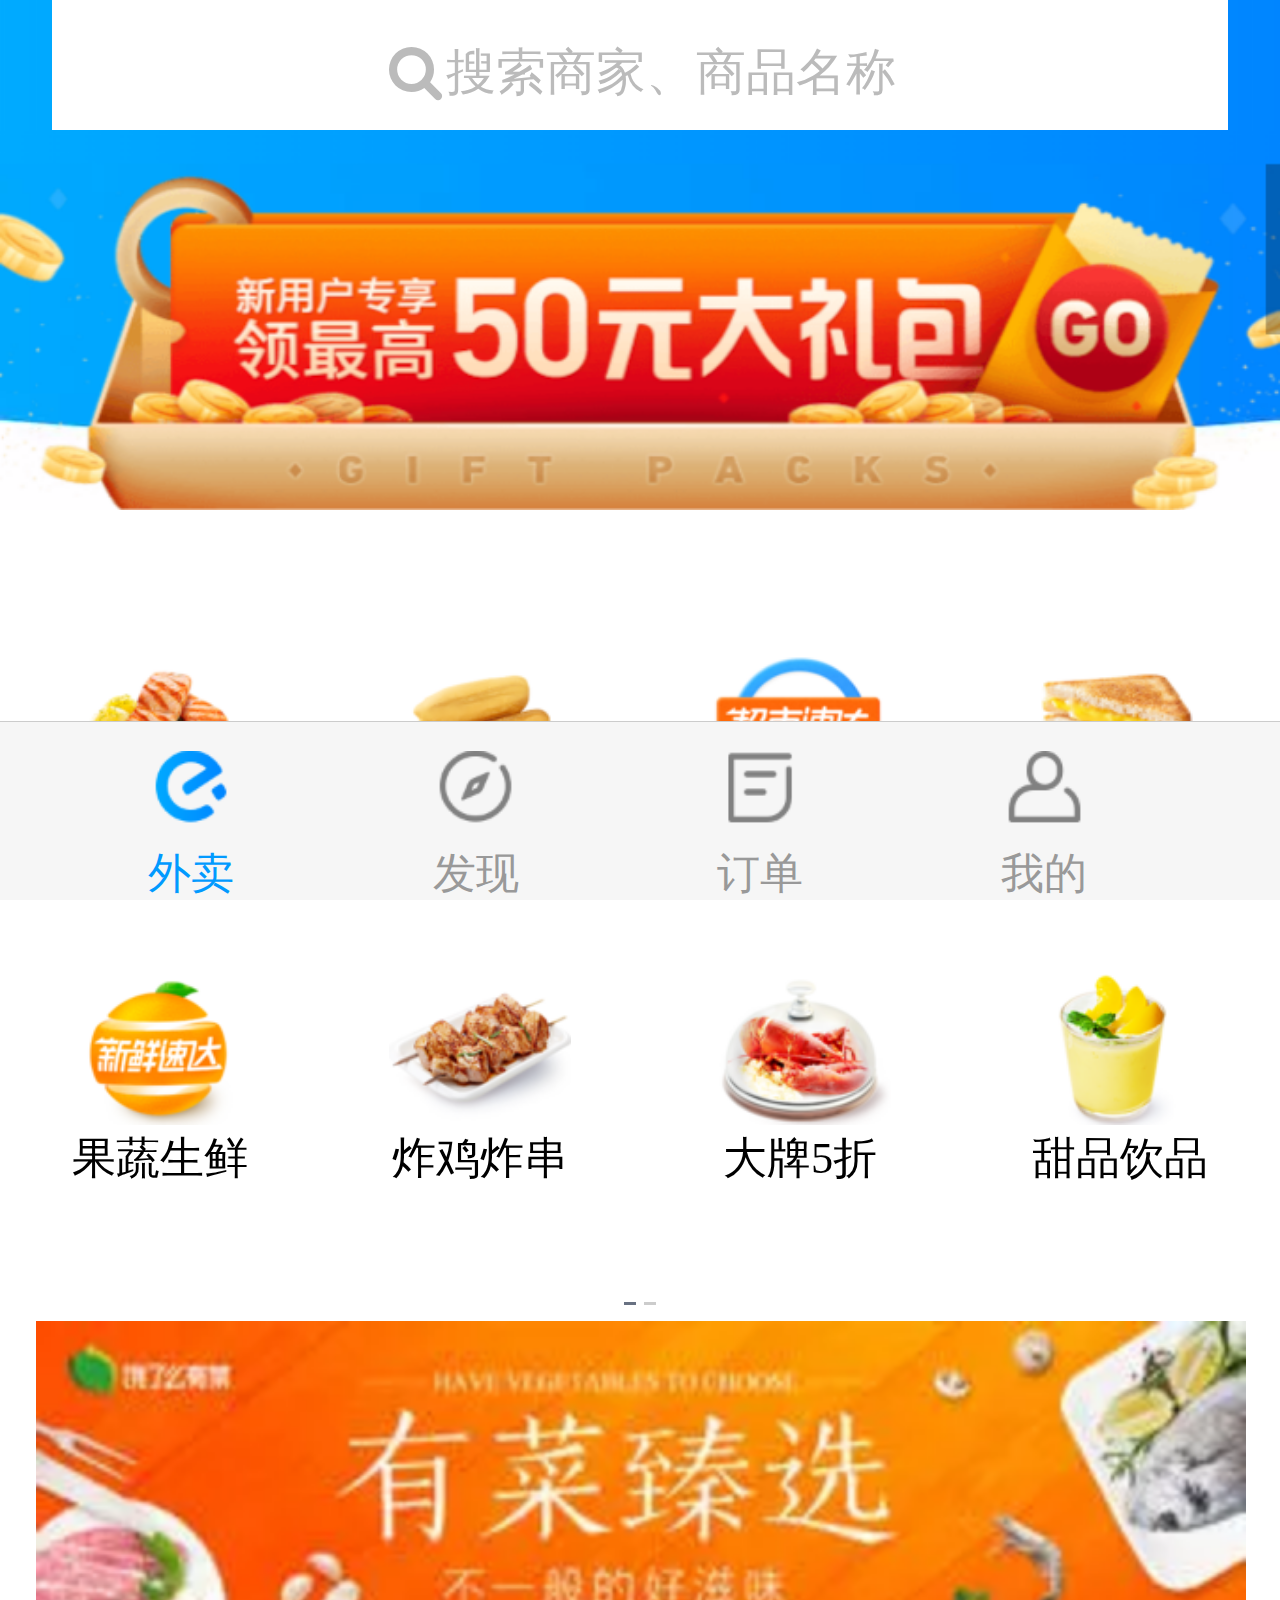
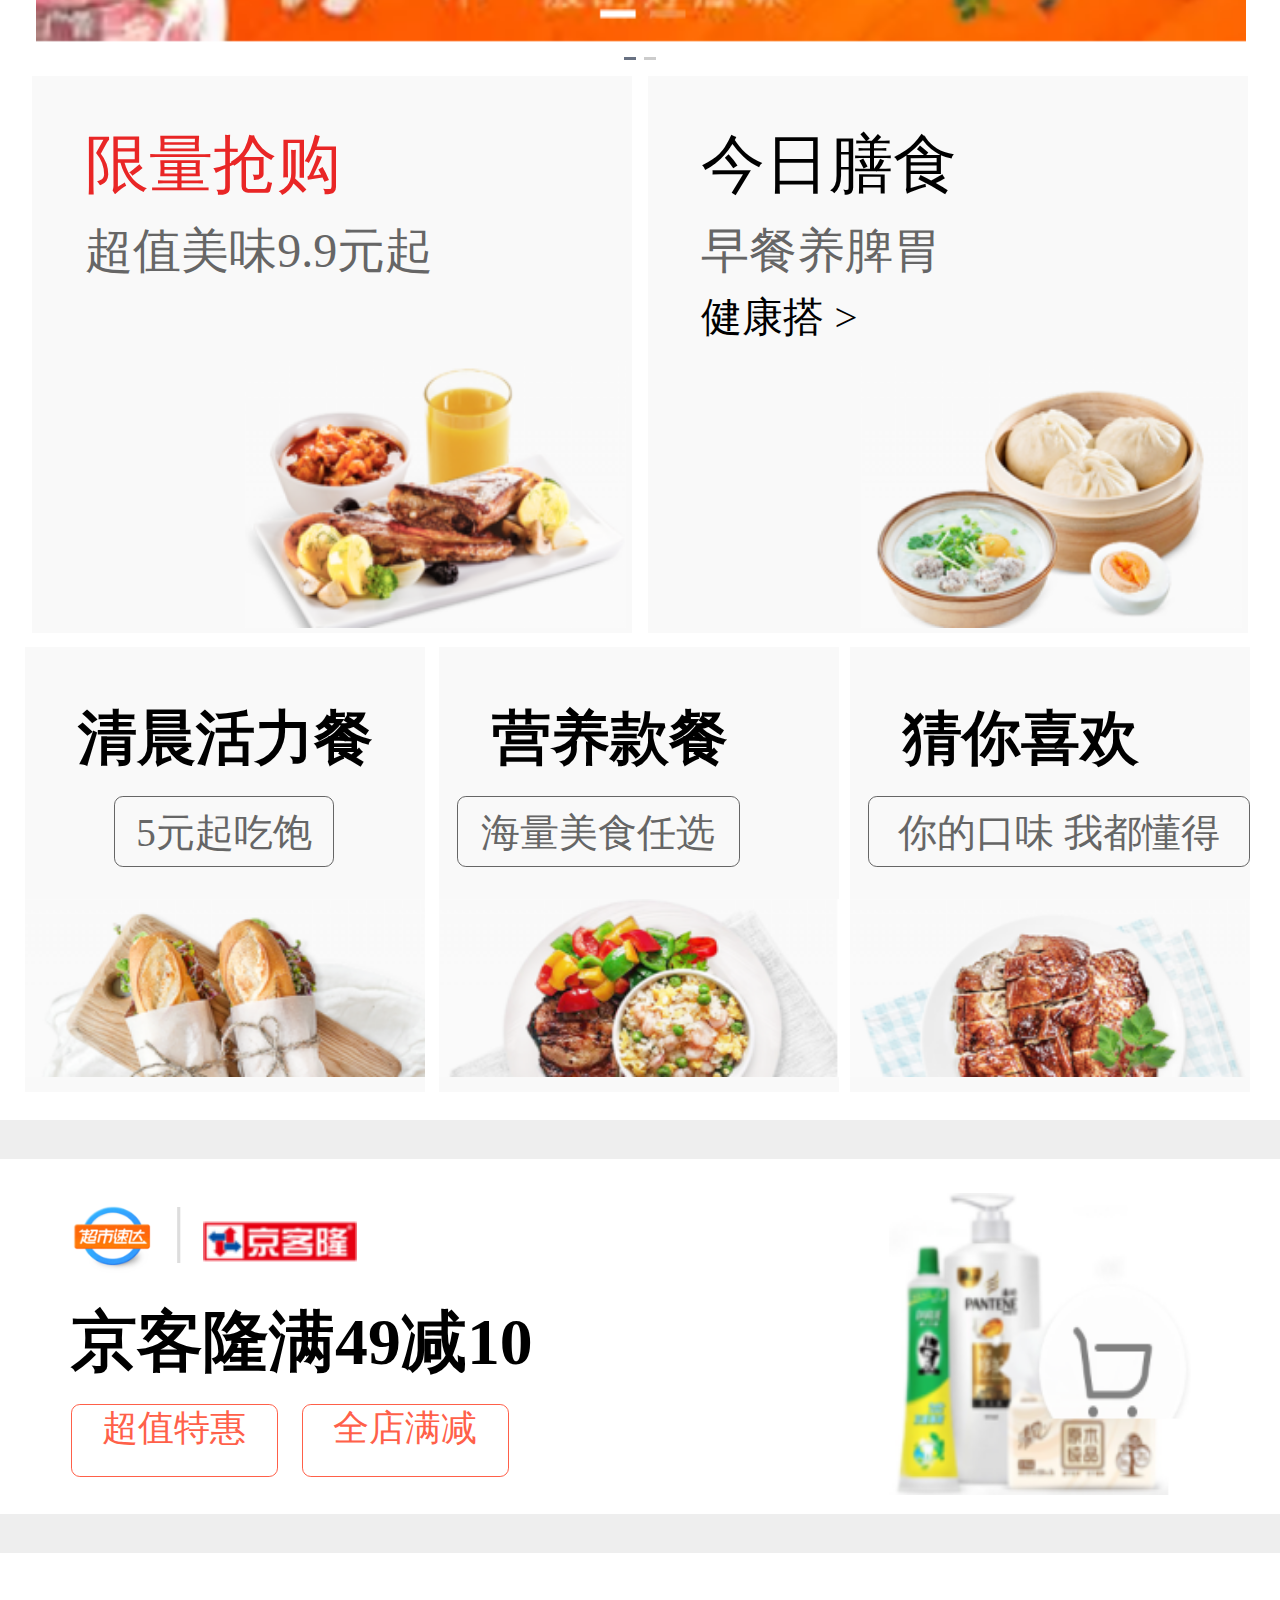
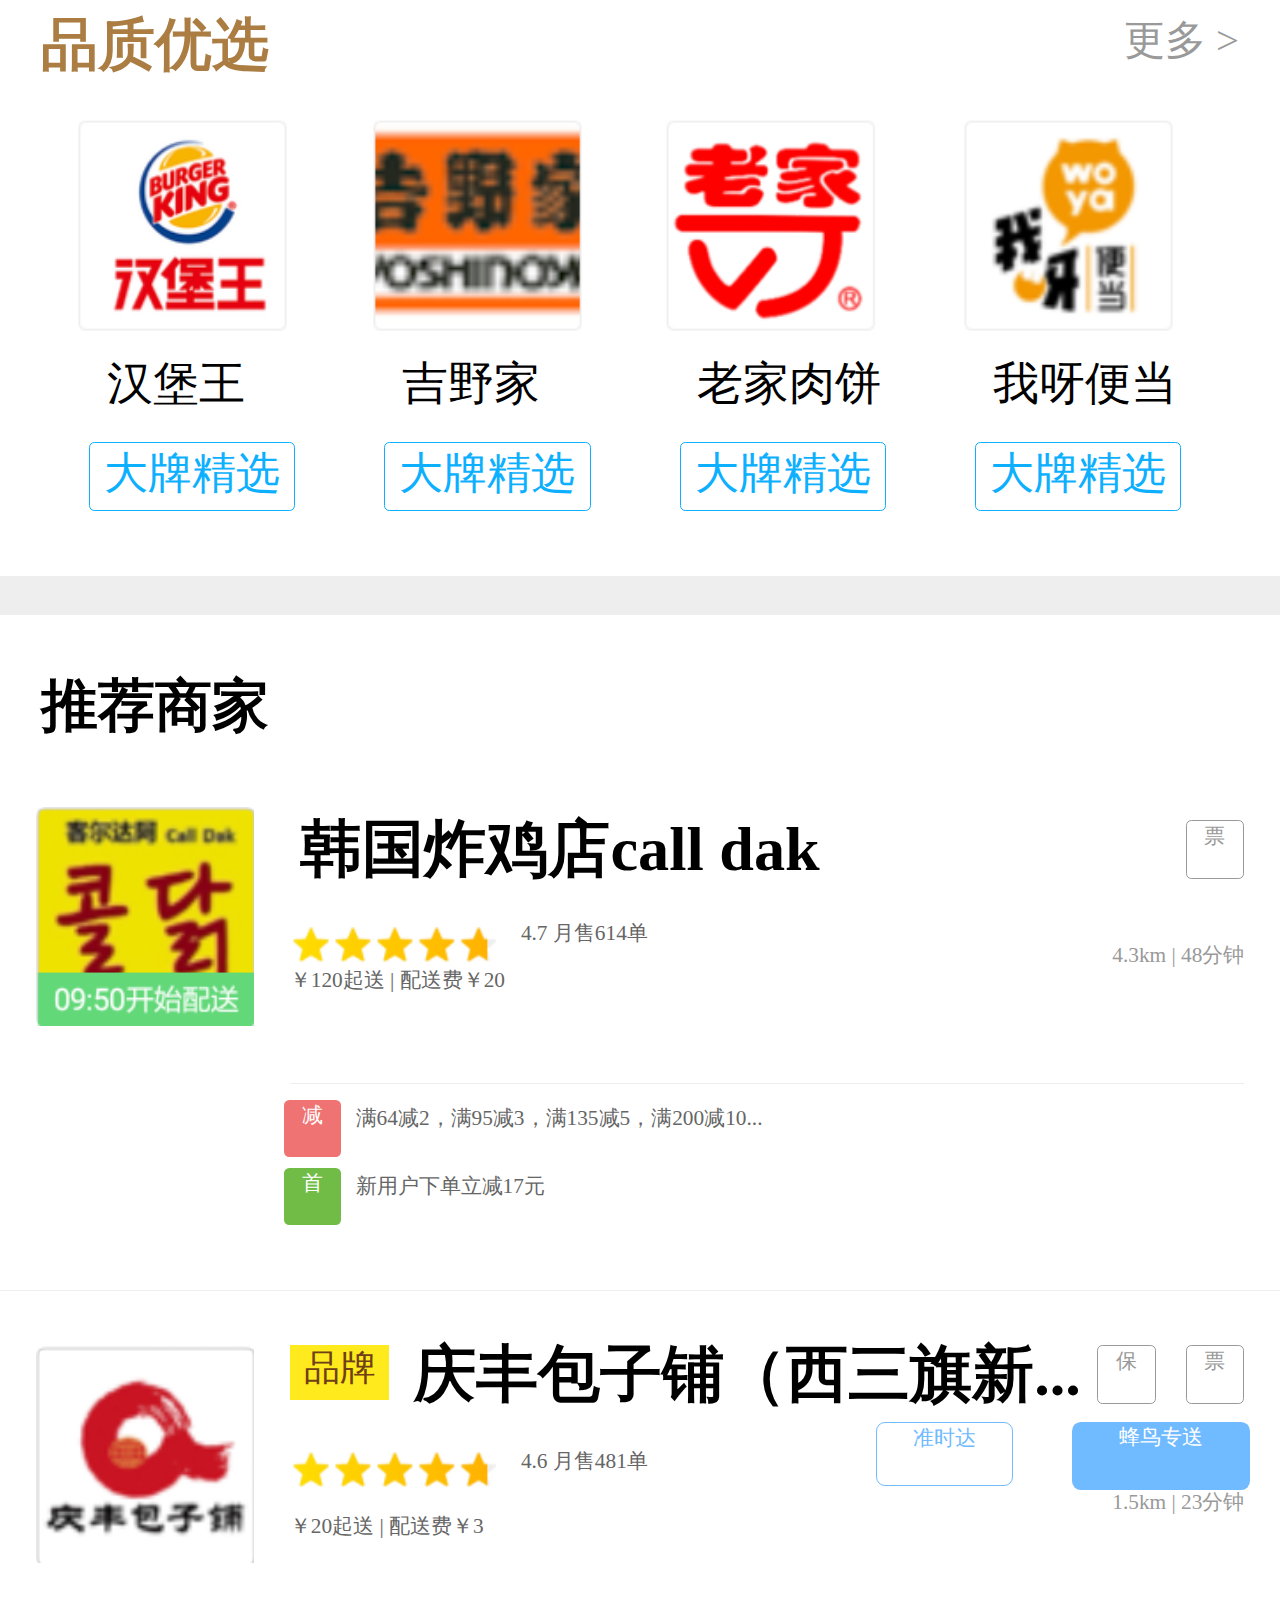
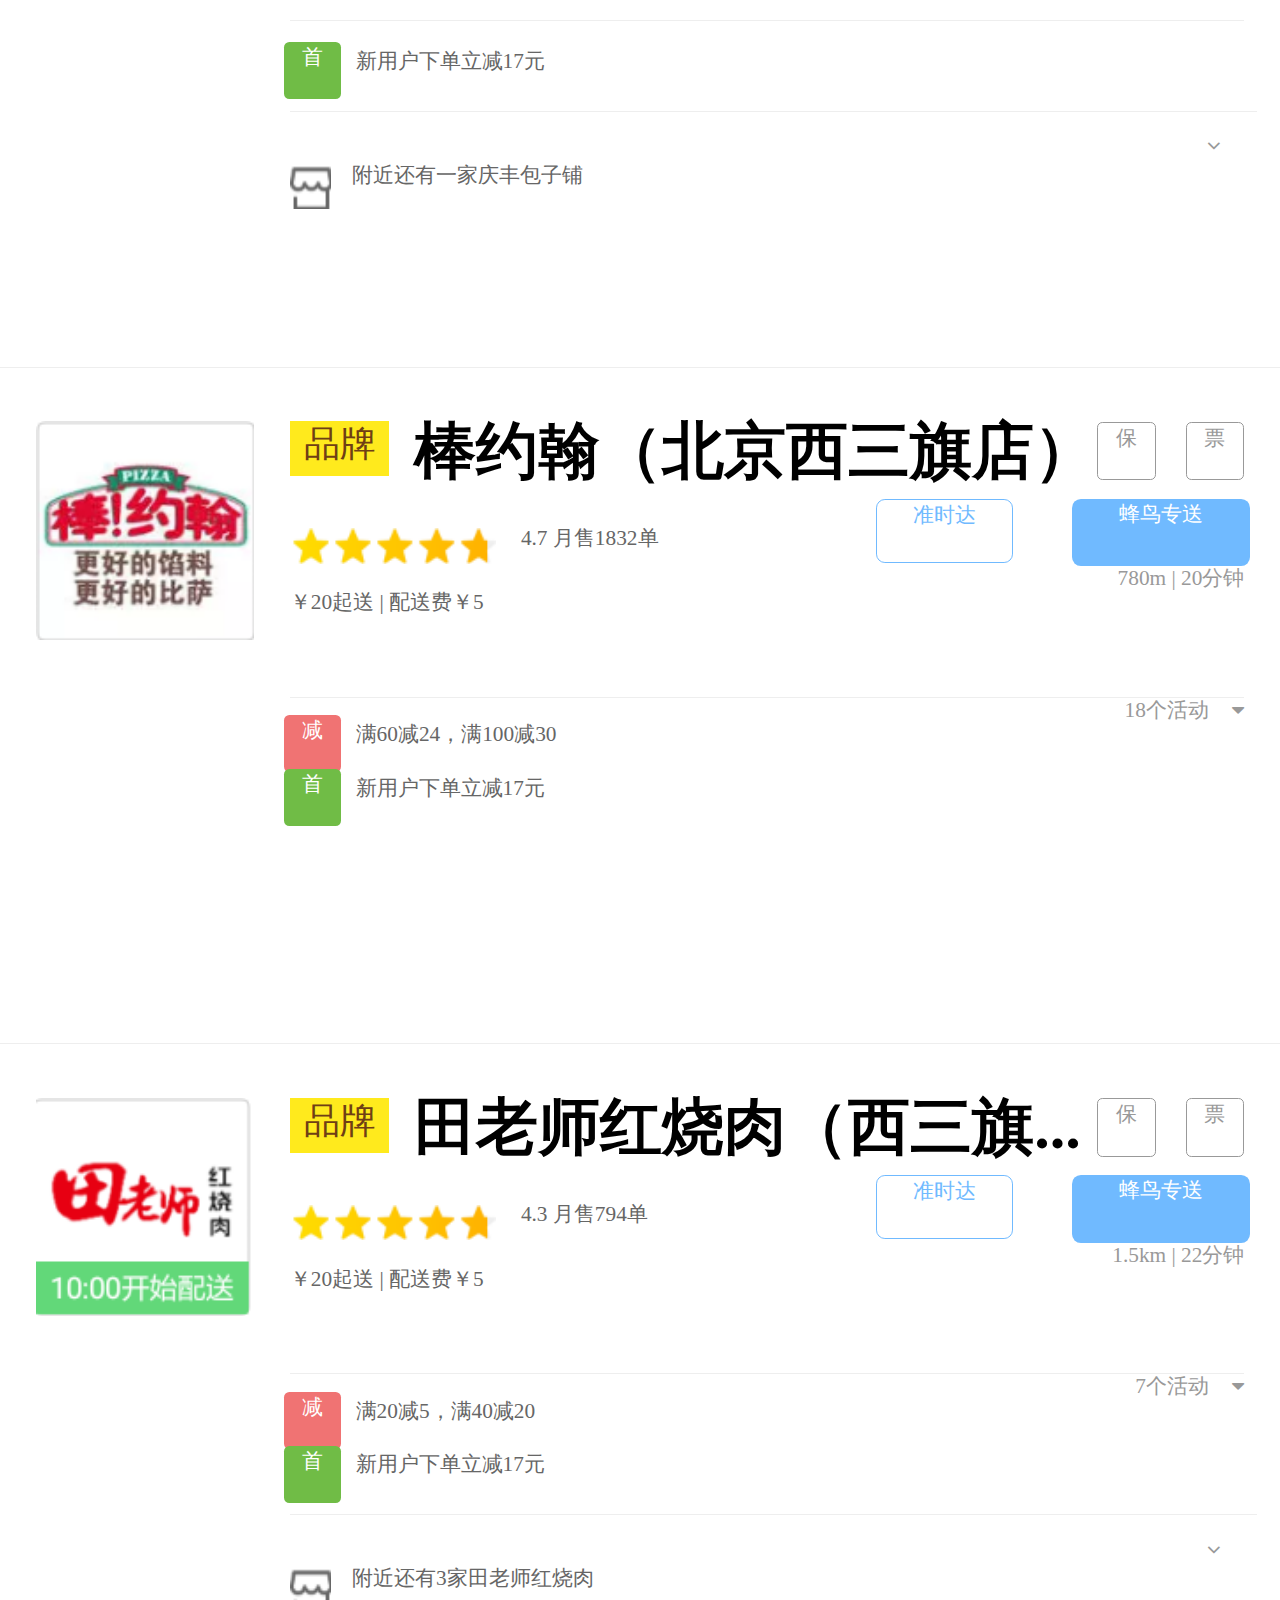
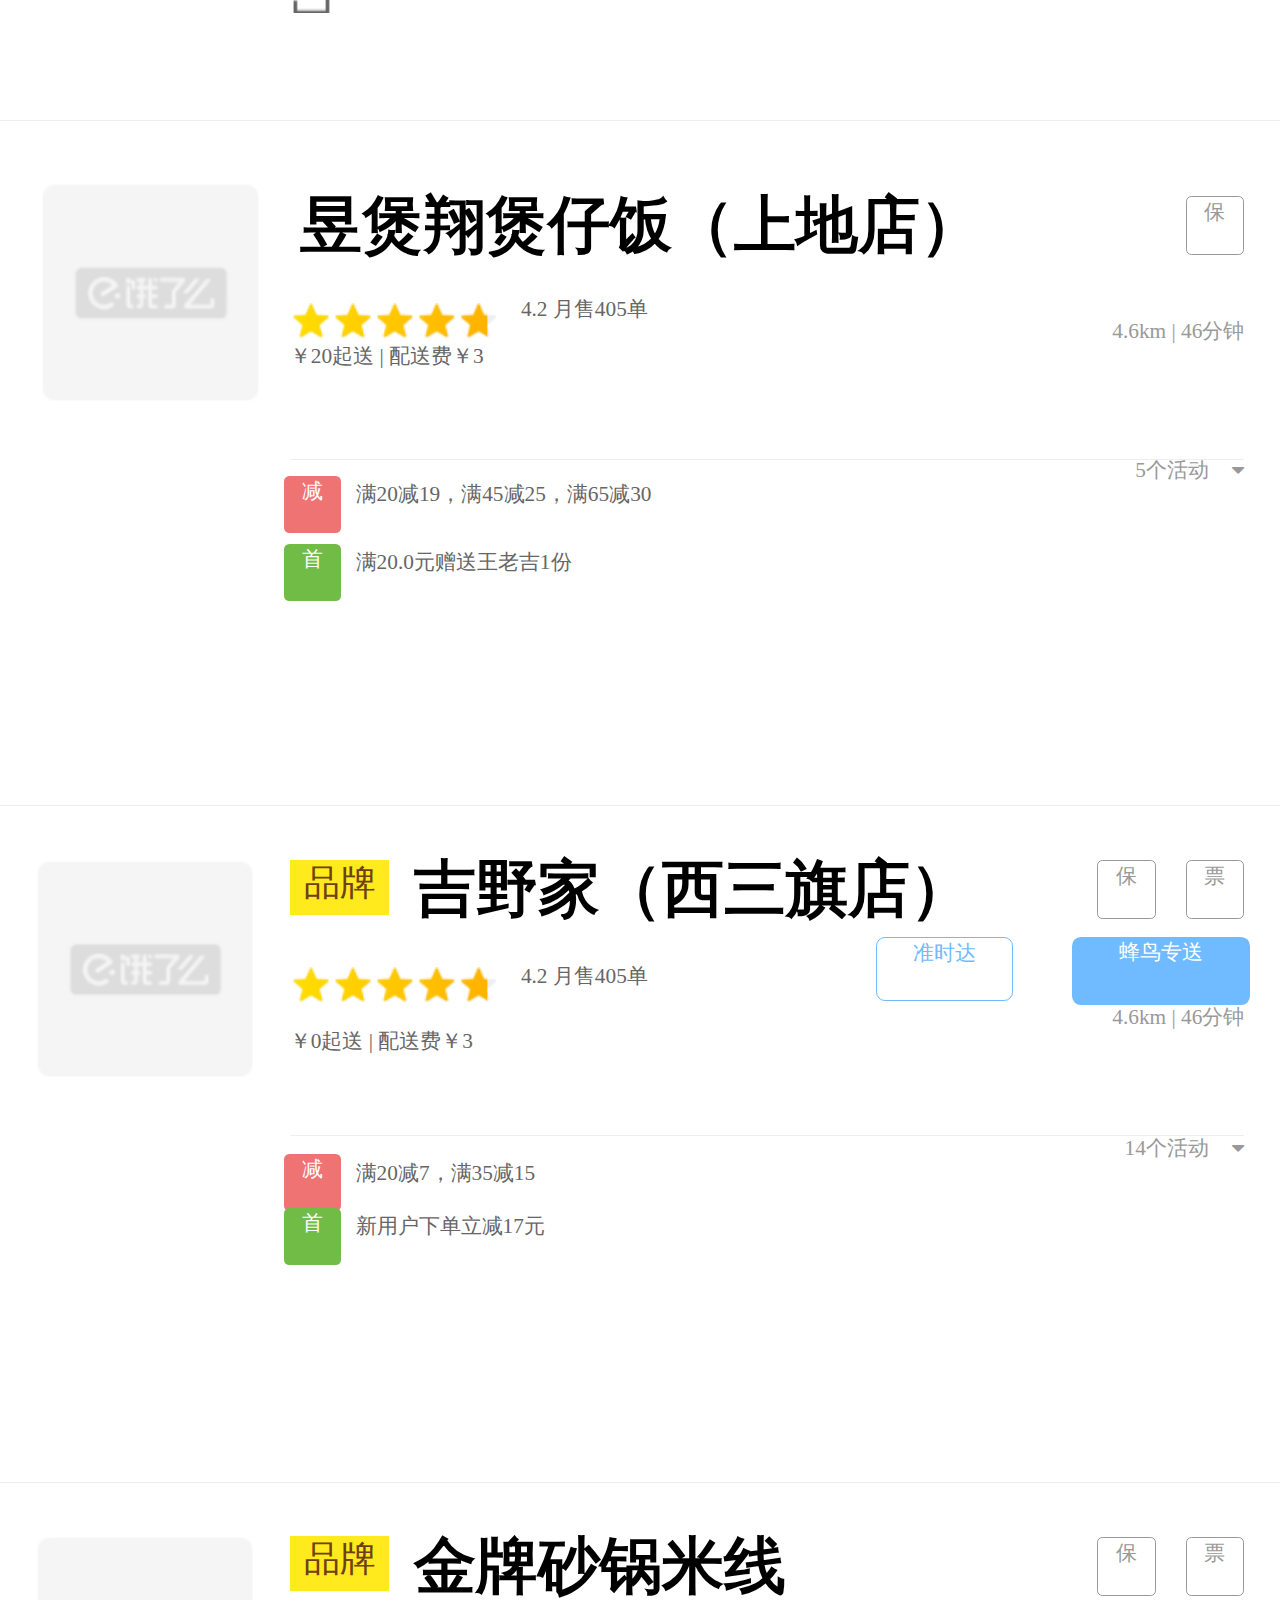
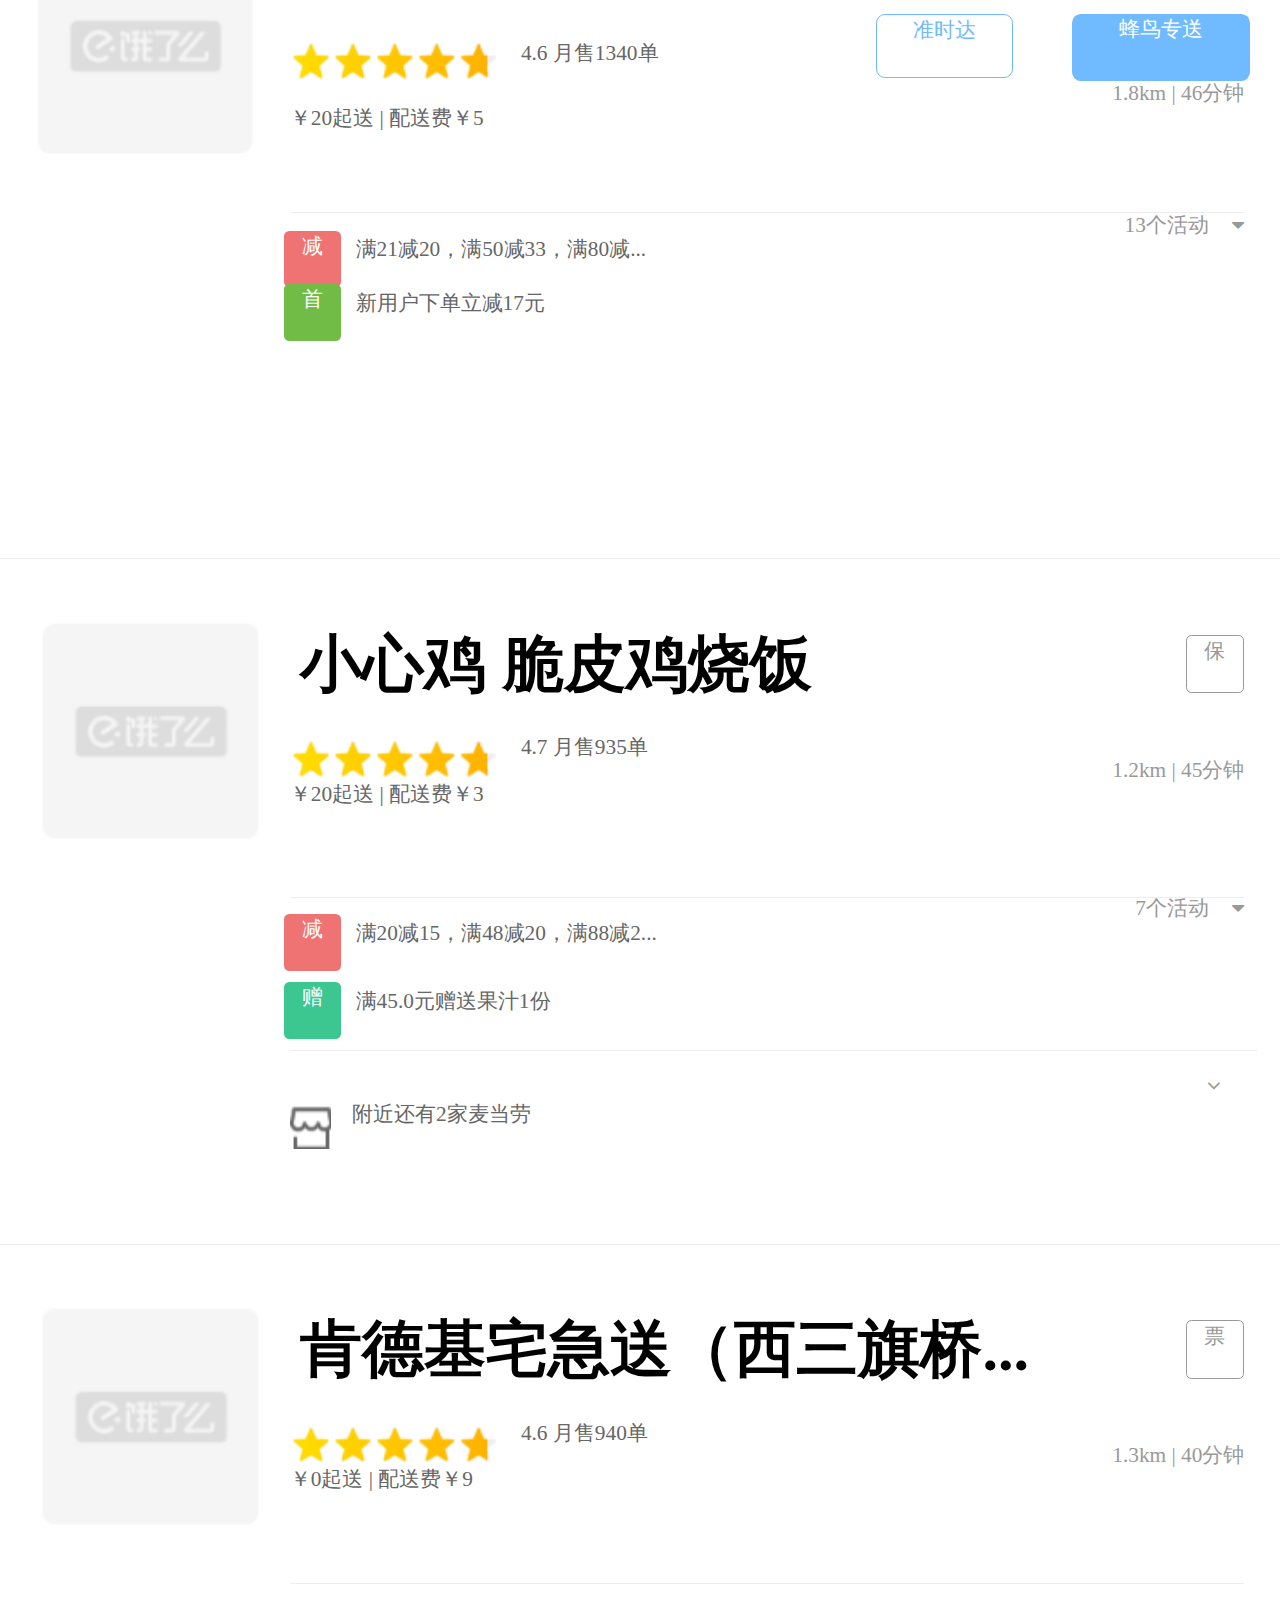
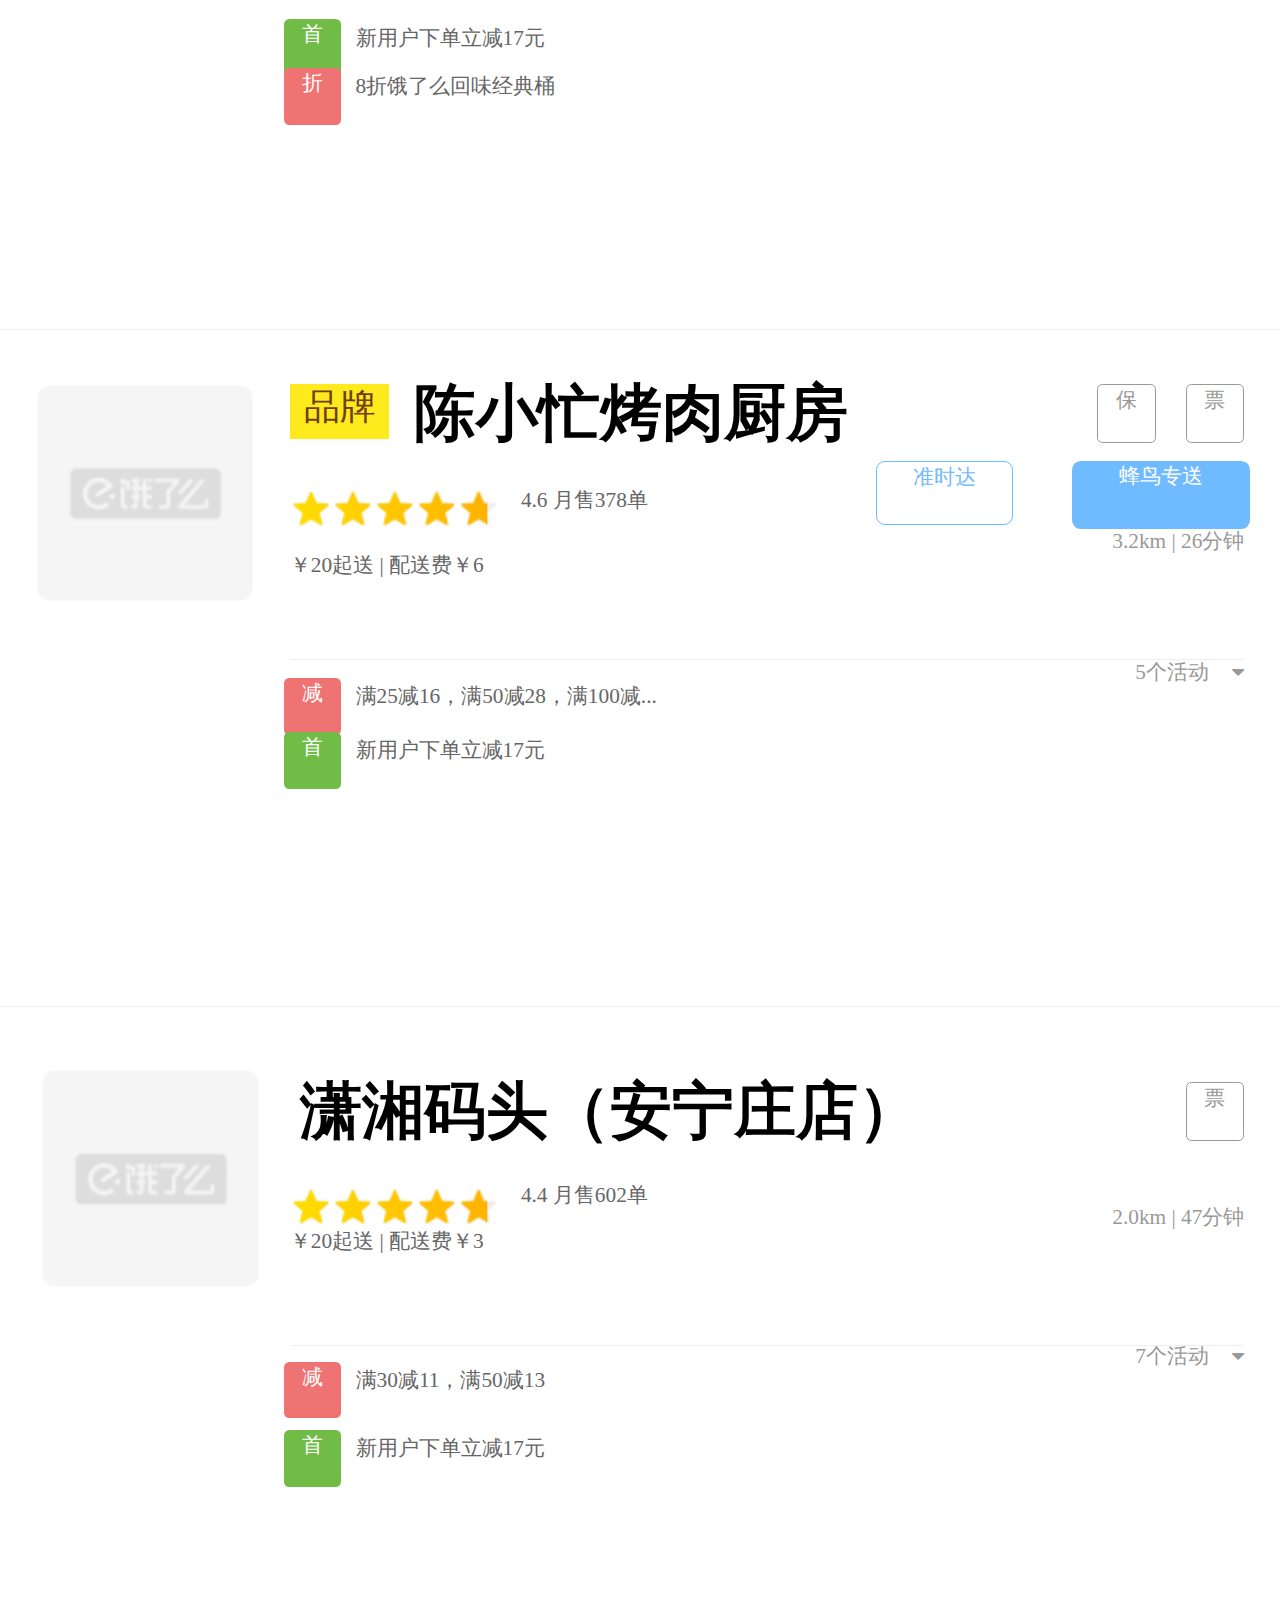
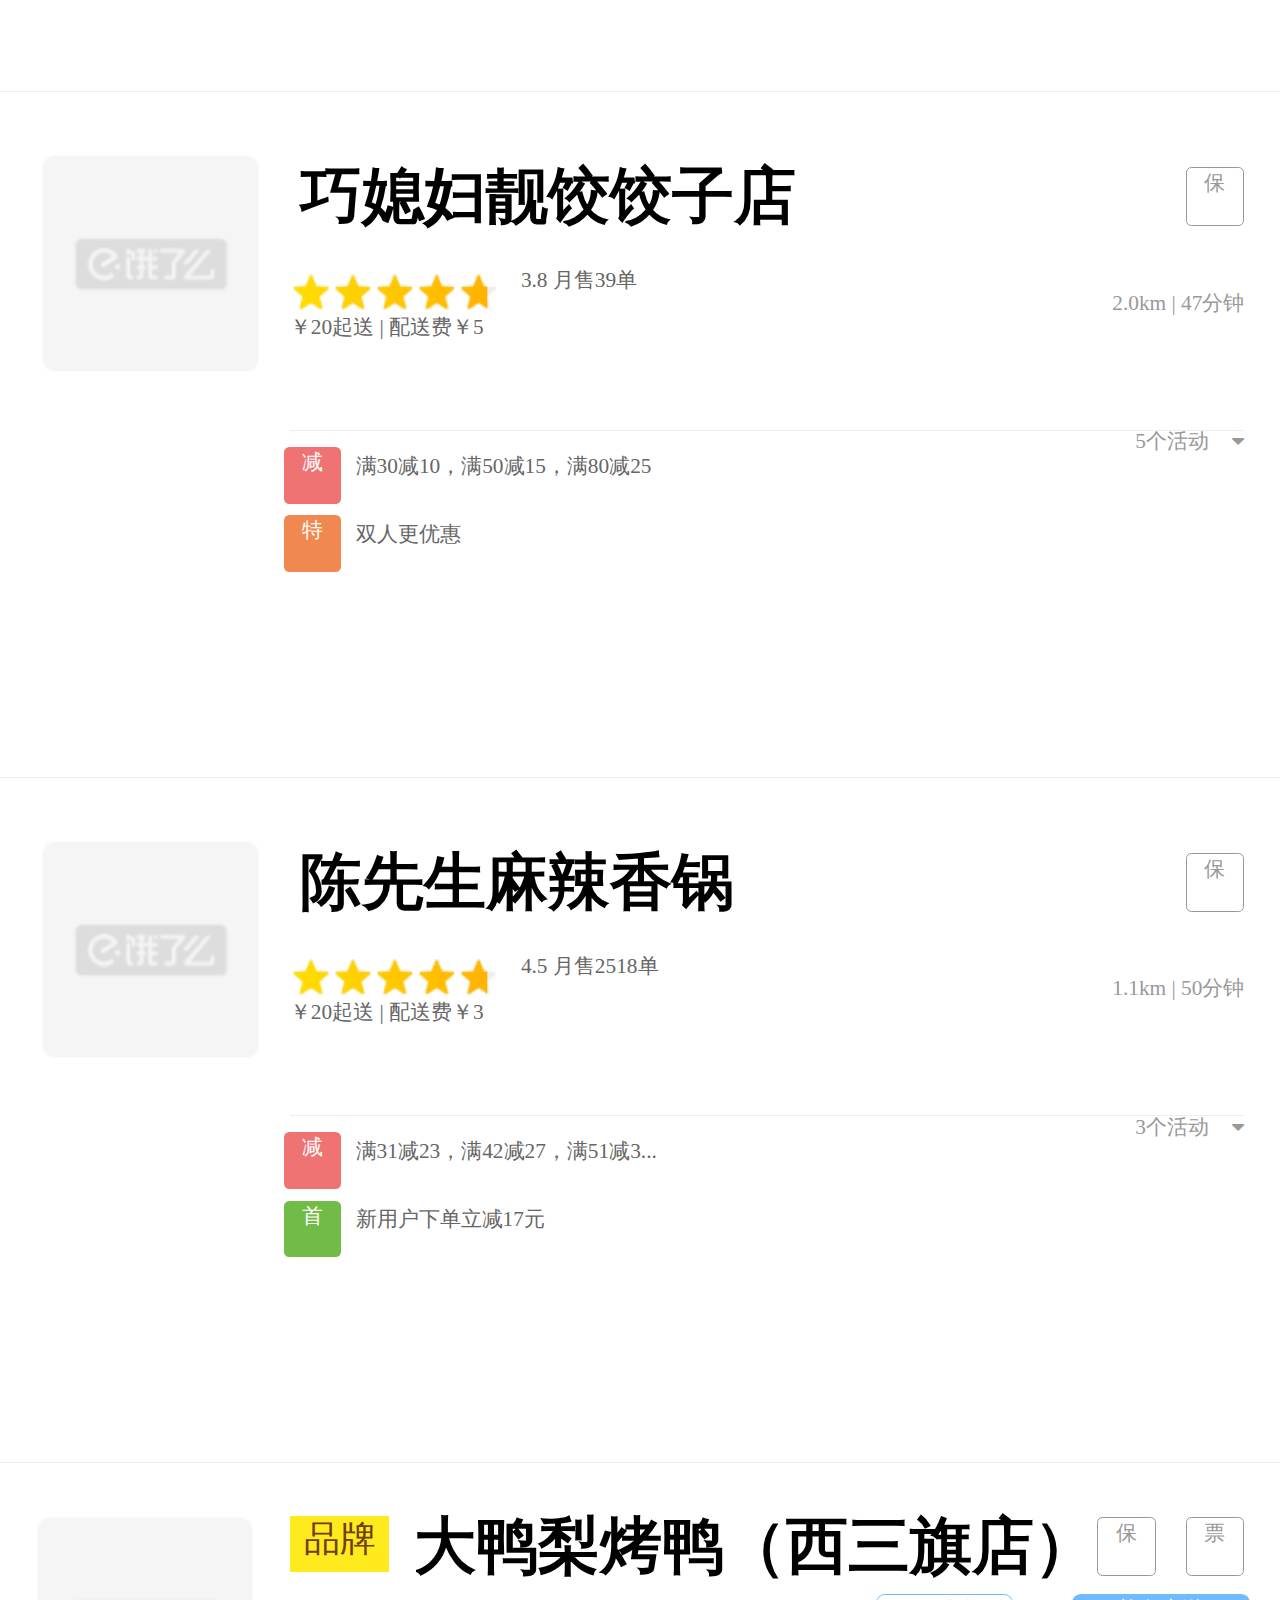
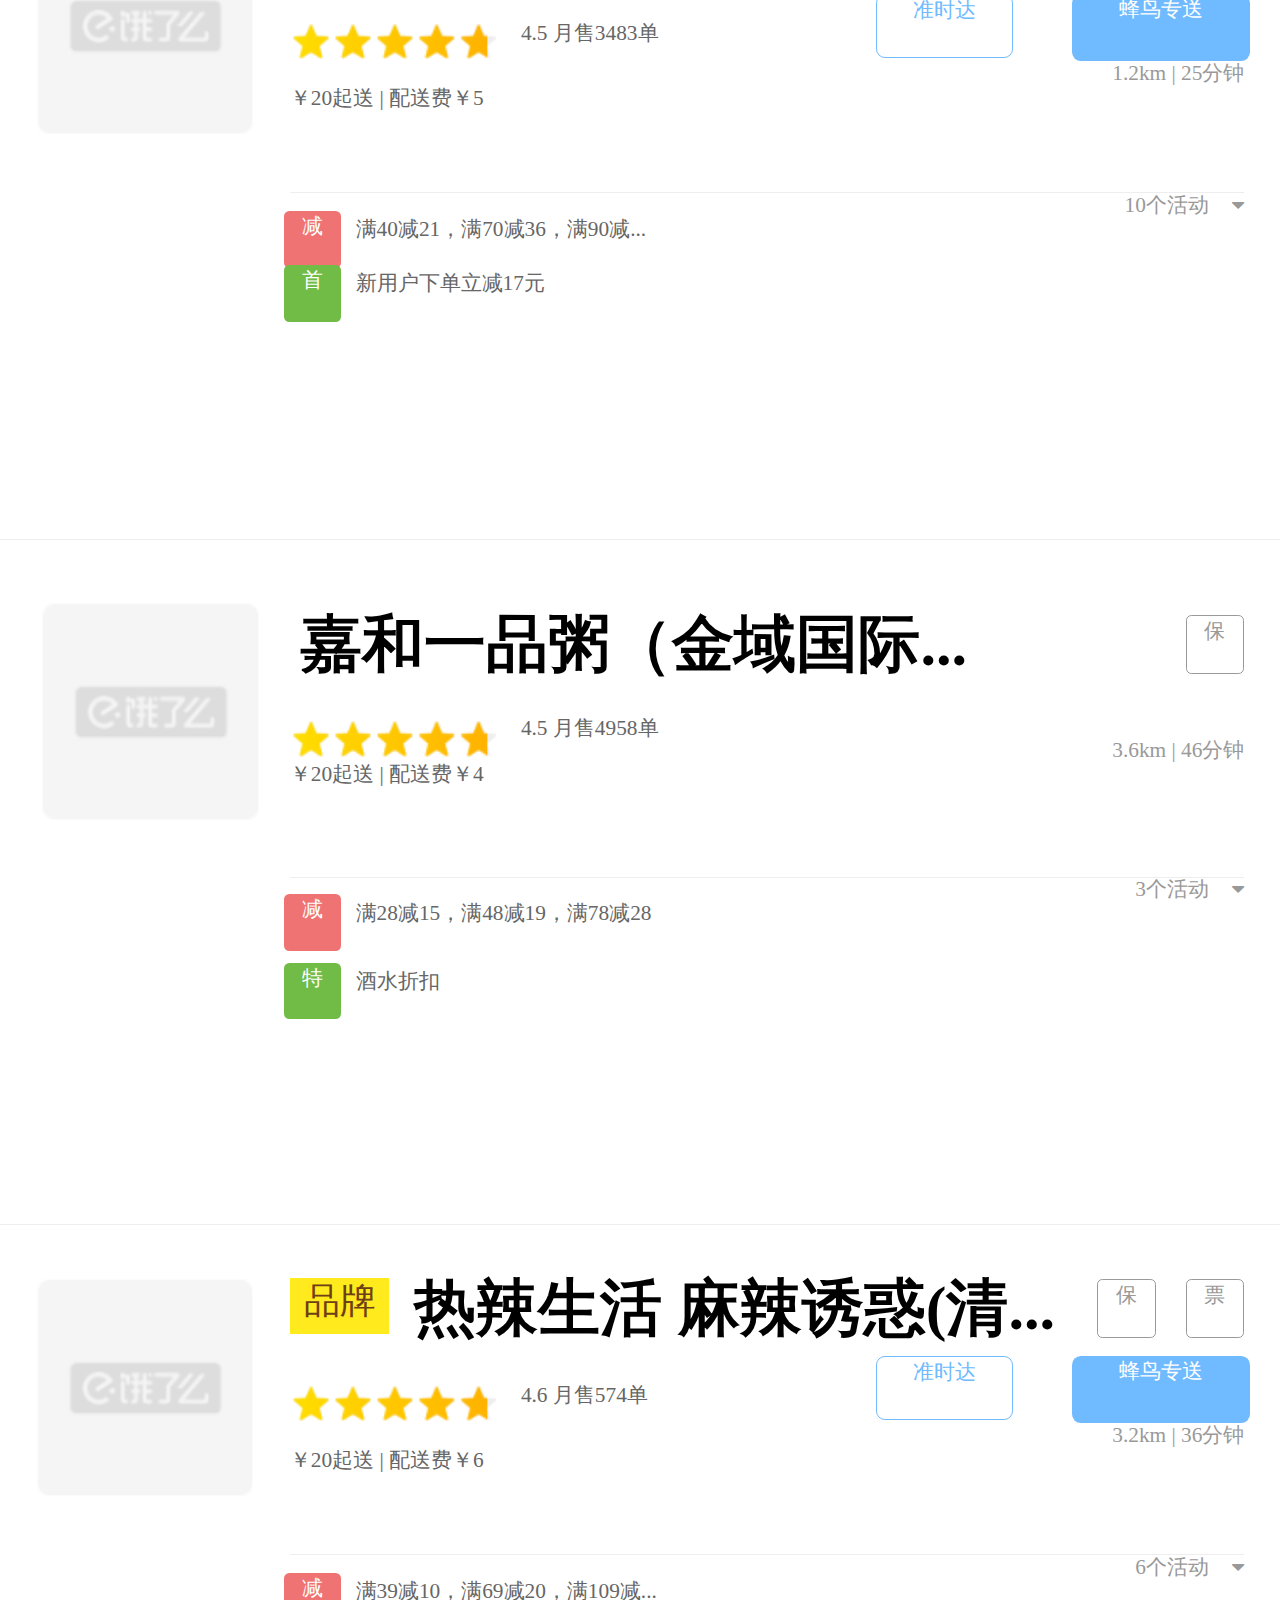
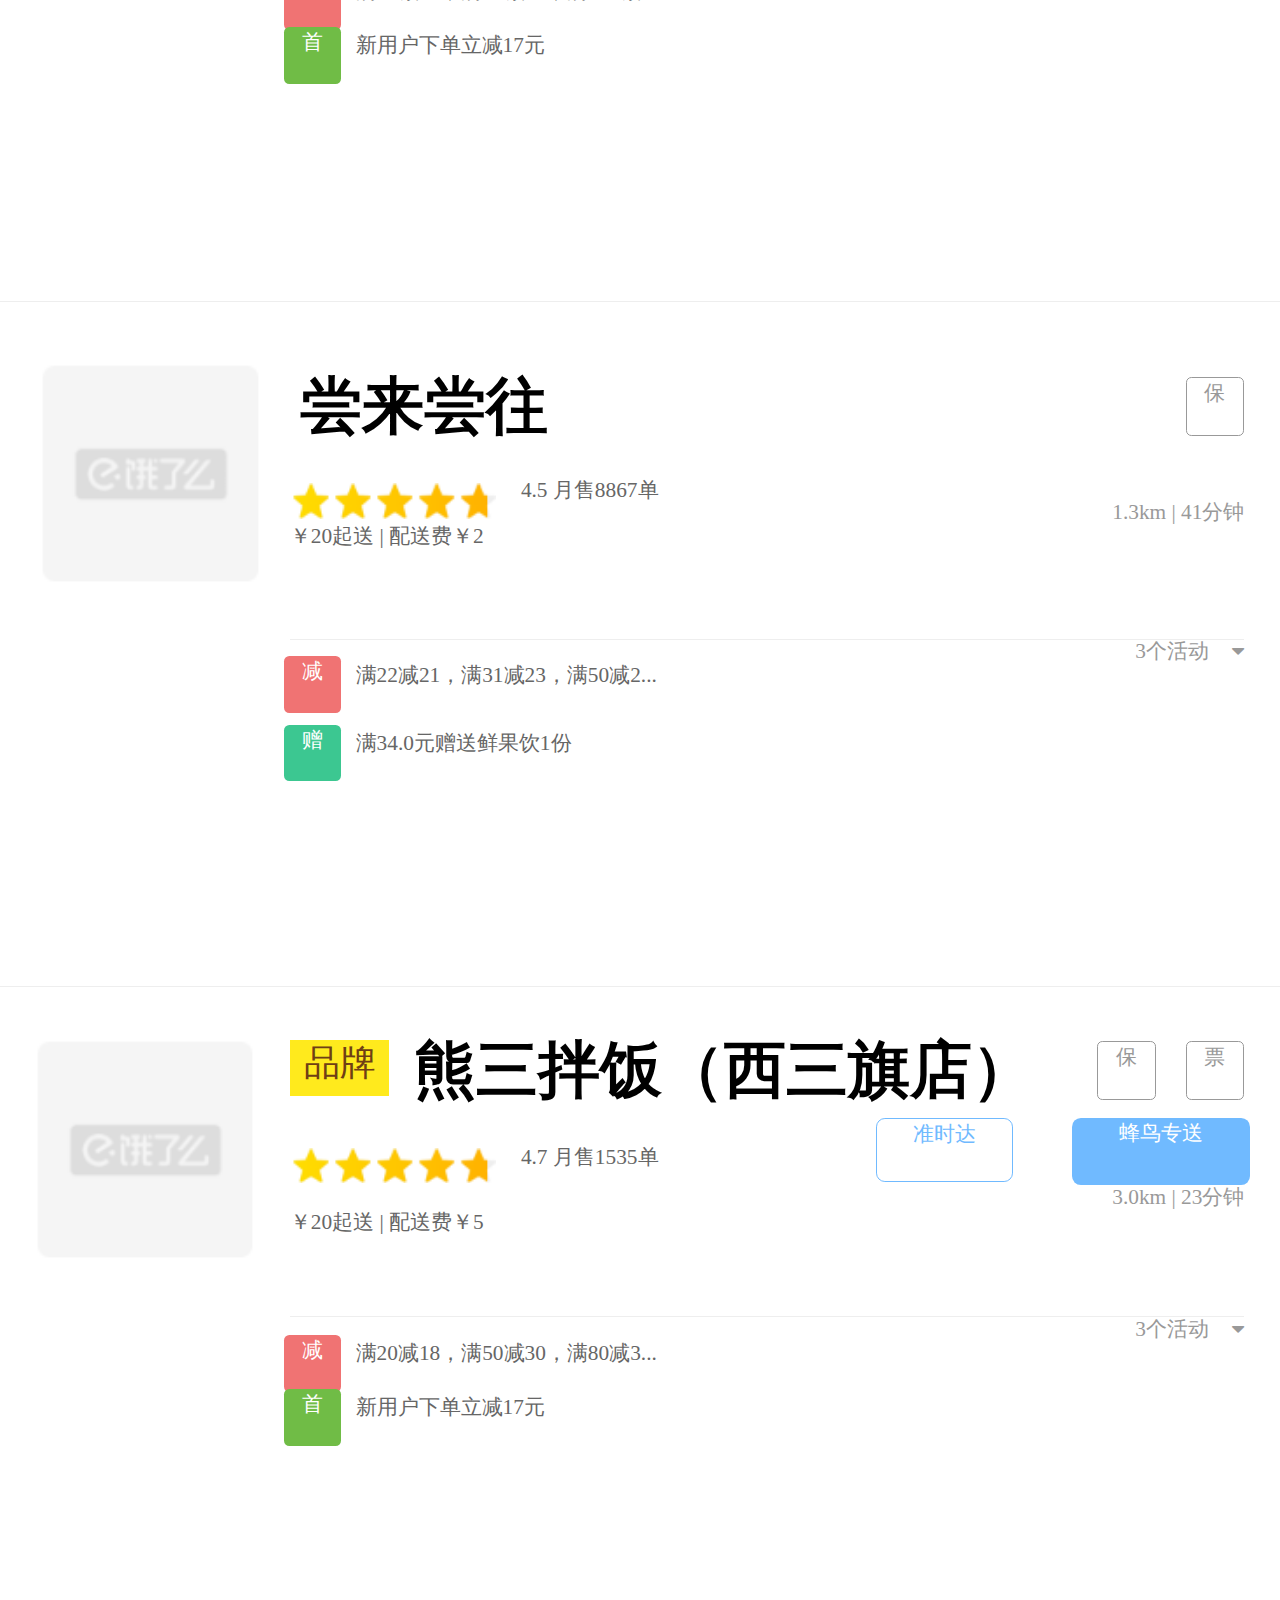
<file: index.html>
<!DOCTYPE html>
<html>
	<head>
		<meta charset="UTF-8">
		<meta name="viewport" content="initial-scale=1.0, maximum-scale=1.0, user-scalable=no" />
		<link rel="stylesheet" href="css/commen.css" />
		<link rel="stylesheet" href="css/font-awesome.css" />	
		<link rel="stylesheet" href="css/style.css" />
		<link rel="stylesheet" type="text/css" href="css/swiper.min.css"/>
		<title>首页</title>
	</head>
	<body>
		<div class="index-header">
			<ul>
				<li>
					<i class="fa fa-search" aria-hidden="true"></i>
				</li>
				<li>
					<p>搜索商家、商品名称</p>
				</li>
			</ul>
			<ul>
				<li>
					<img src="images/shouye_02.png" />
				</li>
			</ul>
		</div>
		<div class="div-top"></div>
		<div  class="swiper-container">
   			<div class="swiper-wrapper">
			    <div class="swiper-slide">
				    <ul class="ul-ct">
						<li><img src="images/shouye_05.png"/><p>美食</p></li>
						<li><img src="images/shouye_07.png"/><p>早餐</p></li>
						<li><img src="images/shouye_09.png"/><p>商超便利</p></li>
						<li><img src="images/shouye_11.png"/><p>预定早餐</p></li>
						<li><img src="images/shouye_17.png"/><p>果蔬生鲜</p></li>
						<li><img src="images/shouye_21.png"/><p>炸鸡炸串</p></li>
						<li><img src="images/shouye_18.png"/><p>大牌5折</p></li>
						<li><img src="images/shouye_19.png"/><p>甜品饮品</p></li>
					</ul>		
			    </div>
			    <div class="swiper-slide">
			    	 <ul class="ul-ct">
						<li><img src="images/shouye_05.png"/><p>美食</p></li>
						<li><img src="images/shouye_07.png"/><p>早餐</p></li>
						<li><img src="images/shouye_09.png"/><p>商超便利</p></li>
						<li><img src="images/shouye_11.png"/><p>预定早餐</p></li>
						<li><img src="images/shouye_17.png"/><p>果蔬生鲜</p></li>
						<li><img src="images/shouye_21.png"/><p>炸鸡炸串</p></li>
						<li><img src="images/shouye_18.png"/><p>大牌5折</p></li>
						<li><img src="images/shouye_19.png"/><p>甜品饮品</p></li>
					</ul>		
			    </div>
   		   </div>
    		<div class="swiper-pagination"></div>
  		</div>
			
		<div class="index-three">
			<ul>
				<li></li>
				<li></li>
				<li>
					<div id="fenyeqi" class="swiper-container">
			   			<div class="swiper-wrapper">
						    <div class="swiper-slide"><img src="images/shouye_27.png" /> </div>
						    <div class="swiper-slide"><img src="images/shouye_27.png" /> </div>
			   		   </div>
			   		   <div class="swiper-pagination"></div>
					</div>
				</li>
			</ul>
		</div>
		<div class="index-four">
			<ul>
				<li>限量抢购</li>
				<li>超值美味9.9元起</li>
				<li>
					<img src="images/shouye_31.png">
				</li>
			</ul>
			<ul>
				<li>今日膳食</li>
				<li>早餐养脾胃</li>
				
				<li>
					<img src="images/shouye_33.png">
				</li>
				<li>健康搭 ></li>
			</ul>
		</div>		
		<div class="index-five">
			<ul>
				<li>清晨活力餐</li>
				<li>5元起吃饱</li>
				<li>
					<img src="images/shouye_36.png" />
				</li>
			</ul>
			<ul>
				<li>营养款餐</li>
				<li>海量美食任选</li>
				<li>
					<img src="images/shouye_38.png" />
				</li>
			</ul>
			<ul>
				<li>猜你喜欢</li>
				<li>你的口味 我都懂得</li>
				<li>
					<img src="images/shouye_40.png" />
				</li>
			</ul>
		</div>
		<div class="index-six">
			<ul>
				<li>
					<img src="images/shouye_09.png" />
				</li>
				<li>|</li>
				<li>
					<img src="images/shouye_48.png" />
				</li>
				<li>京客隆满49减10</li>
				<li>超值特惠</li>
				<li>全店满减</li>
				<li>
					<img src="images/shouye_45.png" />
				</li>
			</ul>
		</div>
		<div class="index-seven">
			<ul>
				<li>品质优选</li>
				<li>更多 ></li>
			</ul>
			<ul>
				<li>
					<img src="images/shouye_53.png" />
				</li>
				<li>汉堡王</li>
				<li>大牌精选</li>
			</ul>
			<ul>
				<li>
					<img src="images/shouye_55.png" />
				</li>
				<li>吉野家</li>
				<li>大牌精选</li>
			</ul>
			<ul>
				<li>
					<img src="images/shouye_57.png" />
				</li>
				<li>老家肉饼</li>
				<li>大牌精选</li>
			</ul>
			<ul>
				<li>
					<img src="images/shouye_59.png" />
				</li>
				<li>我呀便当</li>
				<li>大牌精选</li>
			</ul>
		</div>
		<div class="index">
			<div class="index-eight">
				<ul>
					<li>推荐商家</li>
					<li>
						<img src="images/shouye_03.png" />
					</li>
				</ul>
				<ul>
					<li>韩国炸鸡店call dak</li>
					<li>票</li>
					<li>
						<img src="images/shouye_033.png">
					</li>
					<li>4.7 月售614单</li>
					<li>￥120起送 | 配送费￥20</li>
					<li>4.3km | 48分钟</li>
				</ul>
				<ul>
					<li class="jian">减</li>
					<li class="jian-one">满64减2，满95减3，满135减5，满200减10...</li>
					<li class="shou">首</li>
					<li class="shou-one">新用户下单立减17元</li>
				</ul>
			</div>
			<div class="index-nine">
				<ul>
					<li>
						<img src="images/shouye_06.png" />
					</li>
				</ul>
				<ul>
					<li class="pinpai">品牌</li>
					<li>庆丰包子铺（西三旗新...</li>
					<li>保</li>
					<li>票</li>
					<li>
						<img src="images/shouye_033.png">
					</li>
					<li>4.6 月售481单</li>
					<li class="zhunshi">准时达</li>
					<li class="fengniao">蜂鸟专送</li>
					<li>￥20起送 | 配送费￥3</li>
					<li>1.5km | 23分钟</li>
				</ul>
				<ul>
					<li class="shou">首</li>
					<li class="shou-one">新用户下单立减17元</li>
				</ul>
				<ul>
					<li>
						<img src="images/shouye_09 (2).png" />
					</li>
					<li>附近还有一家庆丰包子铺</li>
					<li>
						<i class="fa fa-angle-down" aria-hidden="true"></i>
					</li>
				</ul>
			</div>
			<div class="index-nine">
				<ul>
					<li>
						<img src="images/shouye_12.png" />
					</li>
				</ul>
				<ul>
					<li class="pinpai">品牌</li>
					<li>棒约翰（北京西三旗店）</li>
					<li>保</li>
					<li>票</li>
					<li>
						<img src="images/shouye_033.png">
					</li>
					<li>4.7 月售1832单</li>
					<li class="zhunshi">准时达</li>
					<li class="fengniao">蜂鸟专送</li>
					<li>￥20起送 | 配送费￥5</li>
					<li>780m | 20分钟</li>
				</ul>
				<ul>
					<li class="jian">减</li>
					<li class="jian-one">满60减24，满100减30</li>
					<li class="huodong">18个活动</li>
					<li>
						<i class="fa fa-sort-desc" aria-hidden="true"></i>
					</li>
					<li class="shou">首</li>
					<li class="shou-one">新用户下单立减17元</li>
				</ul>
			</div>
			<div class="index-nine">
				<ul>
					<li>
						<img src="images/shouye_74.png" />
					</li>
				</ul>
				<ul>
					<li class="pinpai">品牌</li>
					<li>田老师红烧肉（西三旗...</li>
					<li>保</li>
					<li>票</li>
					<li>
						<img src="images/shouye_033.png">
					</li>
					<li>4.3 月售794单</li>
					<li class="zhunshi">准时达</li>
					<li class="fengniao">蜂鸟专送</li>
					<li>￥20起送 | 配送费￥5</li>
					<li>1.5km | 22分钟</li>
				</ul>
				<ul>
					<li class="jian">减</li>
					<li class="jian-one">满20减5，满40减20</li>
					<li class="huodong">7个活动</li>
					<li>
						<i class="fa fa-sort-desc" aria-hidden="true"></i>
					</li>
					<li class="shou">首</li>
					<li class="shou-one">新用户下单立减17元</li>
				</ul>
				<ul>
					<li>
						<img src="images/shouye_09 (2).png" />
					</li>
					<li>附近还有3家田老师红烧肉</li>
					<li>
						<i class="fa fa-angle-down" aria-hidden="true"></i>
					</li>
				</ul>
			</div>			
			<div class="index-eight">
				<ul>
					<li>
						<img src="images/shouye_76.png" />
					</li>
				</ul>
				<ul>
					<li>昱煲翔煲仔饭（上地店）</li>
					<li>保</li>
					<li>
						<img src="images/shouye_033.png">
					</li>
					<li>4.2 月售405单</li>
					<li>￥20起送 | 配送费￥3</li>
					<li>4.6km | 46分钟</li>
				</ul>
				<ul>
					<li class="jian">减</li>
					<li class="jian-one">满20减19，满45减25，满65减30</li>
					<li class="huodong">5个活动</li>
					<li>
						<i class="fa fa-sort-desc" aria-hidden="true"></i>
					</li>
					<li class="shou">首</li>
					<li class="shou-one">满20.0元赠送王老吉1份</li>
				</ul>
			</div>			
			<div class="index-nine">
				<ul>
					<li>
						<img src="images/shouye_76.png" />
					</li>
				</ul>
				<ul>
					<li class="pinpai">品牌</li>
					<li>吉野家（西三旗店）</li>
					<li>保</li>
					<li>票</li>
					<li>
						<img src="images/shouye_033.png">
					</li>
					<li>4.2 月售405单</li>
					<li class="zhunshi">准时达</li>
					<li class="fengniao">蜂鸟专送</li>
					<li>￥0起送 | 配送费￥3</li>
					<li>4.6km | 46分钟</li>
				</ul>
				<ul>
					<li class="jian">减</li>
					<li class="jian-one">满20减7，满35减15</li>
					<li class="huodong">14个活动</li>
					<li>
						<i class="fa fa-sort-desc" aria-hidden="true"></i>
					</li>
					<li class="shou">首</li>
					<li class="shou-one">新用户下单立减17元</li>
				</ul>
			</div>			
			<div class="index-nine">
				<ul>
					<li>
						<img src="images/shouye_76.png" />
					</li>
				</ul>
				<ul>
					<li class="pinpai">品牌</li>
					<li>金牌砂锅米线</li>
					<li>保</li>
					<li>票</li>
					<li>
						<img src="images/shouye_033.png">
					</li>
					<li>4.6 月售1340单</li>
					<li class="zhunshi">准时达</li>
					<li class="fengniao">蜂鸟专送</li>
					<li>￥20起送 | 配送费￥5</li>
					<li>1.8km | 46分钟</li>
				</ul>
				<ul>
					<li class="jian">减</li>
					<li class="jian-one">满21减20，满50减33，满80减...</li>
					<li class="huodong">13个活动</li>
					<li>
						<i class="fa fa-sort-desc" aria-hidden="true"></i>
					</li>
					<li class="shou">首</li>
					<li class="shou-one">新用户下单立减17元</li>
				</ul>
			</div>		
			<div class="index-eight">
				<ul>
					<li>
						<img src="images/shouye_76.png" />
					</li>
				</ul>
				<ul>
					<li>小心鸡 脆皮鸡烧饭</li>
					<li>保</li>
					<li>
						<img src="images/shouye_033.png">
					</li>
					<li>4.7 月售935单</li>
					<li>￥20起送 | 配送费￥3</li>
					<li>1.2km | 45分钟</li>
				</ul>
				<ul>
					<li class="jian">减</li>
					<li class="jian-one">满20减15，满48减20，满88减2...</li>
					<li class="huodong">7个活动</li>
					<li>
						<i class="fa fa-sort-desc" aria-hidden="true"></i>
					</li>
					<li class="zeng">赠</li>
					<li class="shou-one">满45.0元赠送果汁1份</li>
				</ul>
				<ul>
					<li>
						<img src="images/shouye_09 (2).png" />
					</li>
					<li>附近还有2家麦当劳</li>
					<li>
						<i class="fa fa-angle-down" aria-hidden="true"></i>
					</li>
				</ul>
			</div>			
			<div class="index-eight">
				<ul>
					<li>
						<img src="images/shouye_76.png" />
					</li>
				</ul>
				<ul>
					<li>肯德基宅急送（西三旗桥...</li>
					<li>票</li>
					<li>
						<img src="images/shouye_033.png">
					</li>
					<li>4.6 月售940单</li>
					<li>￥0起送 | 配送费￥9</li>
					<li>1.3km | 40分钟</li>
				</ul>
				<ul>
					<li class="shou">首</li>
					<li class="shou-one">新用户下单立减17元</li>
					<li class="jian">折</li>
					<li class="jian-one">8折饿了么回味经典桶</li>
				</ul>
			</div>
			
			<div class="index-nine">
				<ul>
					<li>
						<img src="images/shouye_76.png" />
					</li>
				</ul>
				<ul>
					<li class="pinpai">品牌</li>
					<li>陈小忙烤肉厨房</li>
					<li>保</li>
					<li>票</li>
					<li>
						<img src="images/shouye_033.png">
					</li>
					<li>4.6 月售378单</li>
					<li class="zhunshi">准时达</li>
					<li class="fengniao">蜂鸟专送</li>
					<li>￥20起送 | 配送费￥6</li>
					<li>3.2km | 26分钟</li>
				</ul>
				<ul>
					<li class="jian">减</li>
					<li class="jian-one">满25减16，满50减28，满100减...</li>
					<li class="huodong">5个活动</li>
					<li>
						<i class="fa fa-sort-desc" aria-hidden="true"></i>
					</li>
					<li class="shou">首</li>
					<li class="shou-one">新用户下单立减17元</li>
				</ul>
			</div>			
			<div class="index-eight">
				<ul>
					<li>
						<img src="images/shouye_76.png" />
					</li>
				</ul>
				<ul>
					<li>潇湘码头（安宁庄店）</li>
					<li>票</li>
					<li>
						<img src="images/shouye_033.png">
					</li>
					<li>4.4 月售602单</li>
					<li>￥20起送 | 配送费￥3</li>
					<li>2.0km | 47分钟</li>
				</ul>
				<ul>
					<li class="jian">减</li>
					<li class="jian-one">满30减11，满50减13</li>
					<li class="huodong">7个活动</li>
					<li>
						<i class="fa fa-sort-desc" aria-hidden="true"></i>
					</li>
					<li class="shou">首</li>
					<li class="shou-one">新用户下单立减17元</li>
				</ul>
			</div>
			
			<div class="index-eight">
				<ul>
					<li>
						<img src="images/shouye_76.png" />
					</li>
				</ul>
				<ul>
					<li>巧媳妇靓饺饺子店</li>
					<li>保</li>
					<li>
						<img src="images/shouye_033.png">
					</li>
					<li>3.8 月售39单</li>
					<li>￥20起送 | 配送费￥5</li>
					<li>2.0km | 47分钟</li>
				</ul>
				<ul>
					<li class="jian">减</li>
					<li class="jian-one">满30减10，满50减15，满80减25</li>
					<li class="huodong">5个活动</li>
					<li>
						<i class="fa fa-sort-desc" aria-hidden="true"></i>
					</li>
					<li class="te">特</li>
					<li class="shou-one">双人更优惠</li>
				</ul>
			</div>		
			<div class="index-eight">
				<ul>
					<li>
						<img src="images/shouye_76.png" />
					</li>
				</ul>
				<ul>
					<li>陈先生麻辣香锅</li>
					<li>保</li>
					<li>
						<img src="images/shouye_033.png">
					</li>
					<li>4.5 月售2518单</li>
					<li>￥20起送 | 配送费￥3</li>
					<li>1.1km | 50分钟</li>
				</ul>
				<ul>
					<li class="jian">减</li>
					<li class="jian-one">满31减23，满42减27，满51减3...</li>
					<li class="huodong">3个活动</li>
					<li>
						<i class="fa fa-sort-desc" aria-hidden="true"></i>
					</li>
					<li class="shou">首</li>
					<li class="shou-one">新用户下单立减17元</li>
				</ul>
			</div>			
			<div class="index-nine">
				<ul>
					<li>
						<img src="images/shouye_76.png" />
					</li>
				</ul>
				<ul>
					<li class="pinpai">品牌</li>
					<li>大鸭梨烤鸭（西三旗店）</li>
					<li>保</li>
					<li>票</li>
					<li>
						<img src="images/shouye_033.png">
					</li>
					<li>4.5 月售3483单</li>
					<li class="zhunshi">准时达</li>
					<li class="fengniao">蜂鸟专送</li>
					<li>￥20起送 | 配送费￥5</li>
					<li>1.2km | 25分钟</li>
				</ul>
				<ul>
					<li class="jian">减</li>
					<li class="jian-one">满40减21，满70减36，满90减...</li>
					<li class="huodong">10个活动</li>
					<li>
						<i class="fa fa-sort-desc" aria-hidden="true"></i>
					</li>
					<li class="shou">首</li>
					<li class="shou-one">新用户下单立减17元</li>
				</ul>
			</div>			
			<div class="index-eight">
				<ul>
					<li>
						<img src="images/shouye_76.png" />
					</li>
				</ul>
				<ul>
					<li>嘉和一品粥（金域国际...</li>
					<li>保</li>
					<li>
						<img src="images/shouye_033.png">
					</li>
					<li>4.5 月售4958单</li>
					<li>￥20起送 | 配送费￥4</li>
					<li>3.6km | 46分钟</li>
				</ul>
				<ul>
					<li class="jian">减</li>
					<li class="jian-one">满28减15，满48减19，满78减28</li>
					<li class="huodong">3个活动</li>
					<li>
						<i class="fa fa-sort-desc" aria-hidden="true"></i>
					</li>
					<li class="shou">特</li>
					<li class="shou-one">酒水折扣</li>
				</ul>
			</div>			
			<div class="index-nine">
				<ul>
					<li>
						<img src="images/shouye_76.png" />
					</li>
				</ul>
				<ul>
					<li class="pinpai">品牌</li>
					<li>热辣生活 麻辣诱惑(清...</li>
					<li>保</li>
					<li>票</li>
					<li>
						<img src="images/shouye_033.png">
					</li>
					<li>4.6 月售574单</li>
					<li class="zhunshi">准时达</li>
					<li class="fengniao">蜂鸟专送</li>
					<li>￥20起送 | 配送费￥6</li>
					<li>3.2km | 36分钟</li>
				</ul>
				<ul>
					<li class="jian">减</li>
					<li class="jian-one">满39减10，满69减20，满109减...</li>
					<li class="huodong">6个活动</li>
					<li>
						<i class="fa fa-sort-desc" aria-hidden="true"></i>
					</li>
					<li class="shou">首</li>
					<li class="shou-one">新用户下单立减17元</li>
				</ul>
			</div>			
			<div class="index-eight">
				<ul>
					<li>
						<img src="images/shouye_76.png" />
					</li>
				</ul>
				<ul>
					<li>尝来尝往</li>
					<li>保</li>
					<li>
						<img src="images/shouye_033.png">
					</li>
					<li>4.5 月售8867单</li>
					<li>￥20起送 | 配送费￥2</li>
					<li>1.3km | 41分钟</li>
				</ul>
				<ul>
					<li class="jian">减</li>
					<li class="jian-one">满22减21，满31减23，满50减2...</li>
					<li class="huodong">3个活动</li>
					<li>
						<i class="fa fa-sort-desc" aria-hidden="true"></i>
					</li>
					<li class="zeng">赠</li>
					<li class="shou-one">满34.0元赠送鲜果饮1份</li>
				</ul>
			</div>
			<div class="index-nine">
				<ul>
					<li>
						<img src="images/shouye_76.png" />
					</li>
				</ul>
				<ul>
					<li class="pinpai">品牌</li>
					<li>熊三拌饭（西三旗店）</li>
					<li>保</li>
					<li>票</li>
					<li>
						<img src="images/shouye_033.png">
					</li>
					<li>4.7 月售1535单</li>
					<li class="zhunshi">准时达</li>
					<li class="fengniao">蜂鸟专送</li>
					<li>￥20起送 | 配送费￥5</li>
					<li>3.0km | 23分钟</li>
				</ul>
				<ul>
					<li class="jian">减</li>
					<li class="jian-one">满20减18，满50减30，满80减3...</li>
					<li class="huodong">3个活动</li>
					<li>
						<i class="fa fa-sort-desc" aria-hidden="true"></i>
					</li>
					<li class="shou">首</li>
					<li class="shou-one">新用户下单立减17元</li>
				</ul>
			</div>
			<div class="index-eight">
				<ul>
					<li>
						<img src="images/shouye_76.png" />
					</li>
				</ul>
				<ul>
					<li>韩国人的餐桌</li>
					<li>票</li>
					<li>
						<img src="images/shouye_033.png">
					</li>
					<li>4.8 月售561单</li>
					<li>￥150起送 | 配送费￥8</li>
					<li>4.4km | 46分钟</li>
				</ul>
				<ul>
					<li class="jian">减</li>
					<li class="jian-one">满30减3，满60减5，满110减10</li>
					<li class="shou">首</li>
					<li class="shou-one">新用户下单立减17元</li>
				</ul>
			</div>
			<div class="index-eight">
				<ul>
					<li>
						<img src="images/shouye_76.png" />
					</li>
				</ul>
				<ul>
					<li>布小布烤肉饭脆皮鸡</li>
					<li>保</li>
					<li>
						<img src="images/shouye_033.png">
					</li>
					<li>4.6 月售4559单</li>
					<li>￥20起送 | 配送费￥3</li>
					<li>1.7km | 48分钟</li>
				</ul>
				<ul>
					<li class="jian">减</li>
					<li class="jian-one">满10减9，满25减16，满35减18</li>
					<li class="huodong">6个活动</li>
					<li>
						<i class="fa fa-sort-desc" aria-hidden="true"></i>
					</li>
					<li class="shou">首</li>
					<li class="shou-one">新用户下单立减17元</li>
				</ul>
			</div>
		</div>
		<div class="footer">
			<ul>
				<li>
					<img src="images/shouye_90.png" />
					<p>外卖</p>
				</li>
				<li>
					<img src="images/shouye_93.png" />
					<p>发现 </p>
				</li>
				<li>
					<img src="images/shouye_84.png" />
					<p>订单</p>
				</li>
				<li>
					<img src="images/shouye_87.png" />
					<p>我的</p>
				</li>
			</ul>
		</div>
	</body>
	<script type="text/javascript" src="js/buju.js" ></script>
	<script type="text/javascript" src="js/jquery-2.1.0.js" ></script>
	<script type="text/javascript" src="js/link.js" ></script>
	<script src="js/swiper.min.js" type="text/javascript" charset="utf-8"></script>
	<script type="text/javascript">
		var swiper = new Swiper('.swiper-container', {
    	 spaceBetween: 30,
	      	pagination: {
	        el: '.swiper-pagination',
	        clickable: true,
	       },
    });
</script>
</html>
</file>
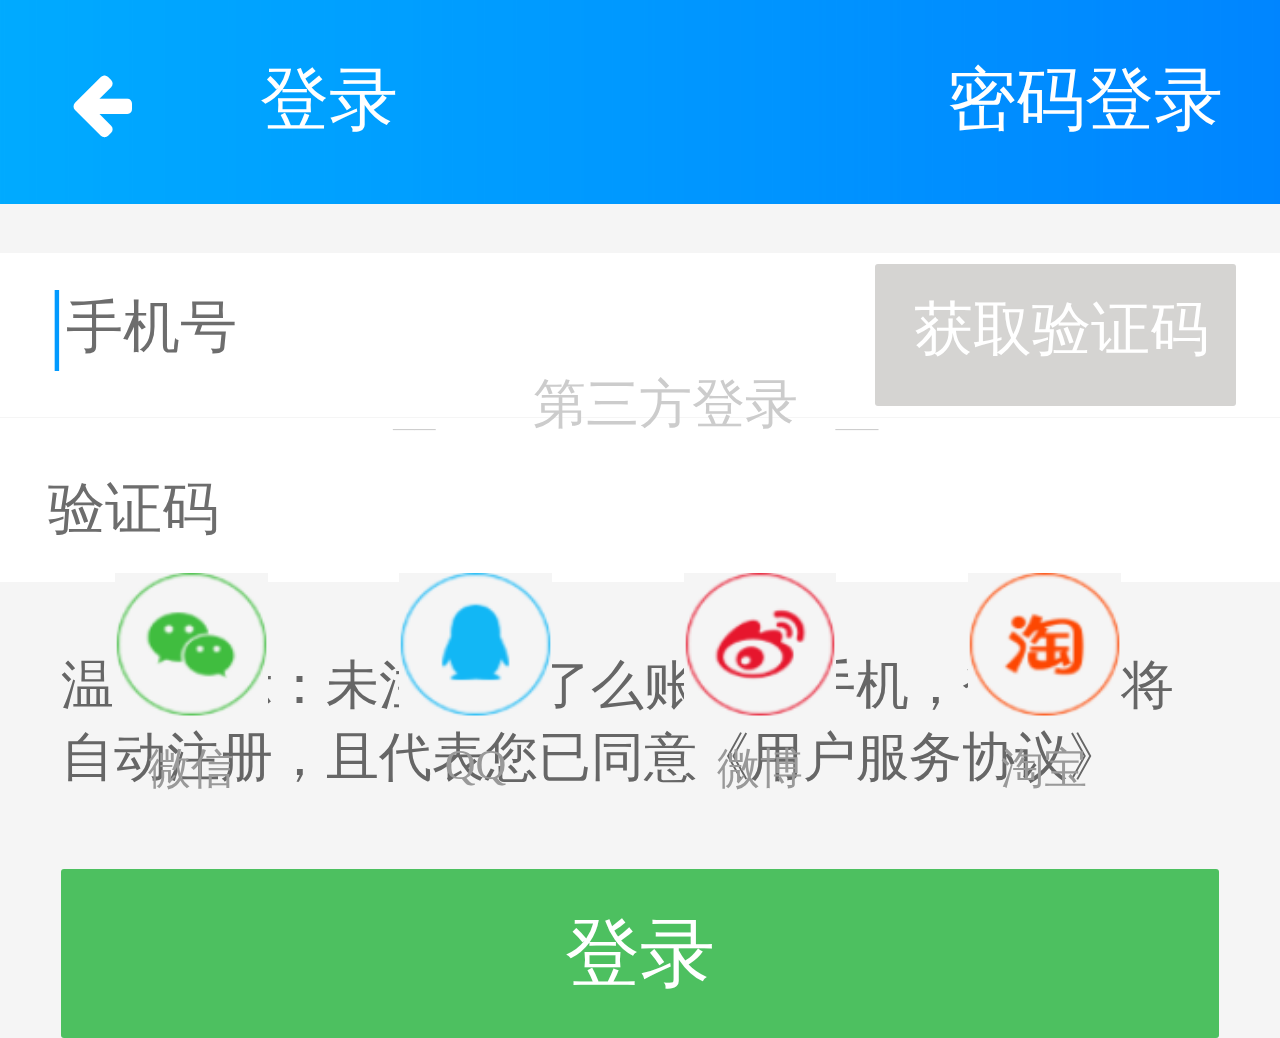
<file: denglu.html>
<!DOCTYPE html>
<html>
	<head>
		<meta charset="UTF-8">
		<meta name="viewport" content="initial-scale=1.0, maximum-scale=1.0, user-scalable=no" />
		<link rel="stylesheet" href="css/commen.css" />
		<link rel="stylesheet" href="css/font-awesome.css" />	
		<link rel="stylesheet" href="css/denglu.css" />
		<title>登录</title>
	</head>
	<body>
		<div class="index-header">
			<ul>
				<li>
					<i class="fa fa-arrow-left" aria-hidden="true"></i>
				</li>
				<li class="ali">登录</li>
				<li class="bli">密码登录</li>
			</ul>
		</div>
		<div class="main">
			<div class="denglu-one">
				<ul>
					<li>|</li>
					<li><span>手机号</p></li>
					<li class="cli">
						<p id="eee">获取验证码</p>
					</li>
				</ul>
			</div>
			<div class="denglu-one">
				<ul>					
					<li><span>验证码</p></li>					
				</ul>
			</div>
			<div class="denglu-two">
				<ul>
					<li>温馨提示：未注册饿了么账号的手机，登录时将自动注册，且代表您已同意《用户服务协议》</li>
				</ul>
			</div>
			<div class="denglu-three">
				<ul>
					<li class="denglu1">
						<p>登录</p>
					</li>
				</ul>
			</div>
			<div class="denglu-four">
				<ul>
					<li>——</li>
					<li>第三方登录</li>
					<li>——</li>
				</ul>
			</div>
		</div>
		
		<div class="footer-one">
			<ul>
				<li>
					<img src="images/denglu_03.png" />
					<p>微信</p>
				</li>
				<li>
					<img src="images/denglu_05.png" />
					<p>QQ </p>
				</li>
				<li>
					<img src="images/denglu_07.png" />
					<p>微博</p>
				</li>
				<li>
					<img src="images/denglu_09.png" />
					<p>淘宝</p>
				</li>
			</ul>
		</div>
	</body>
	<script type="text/javascript" src="js/buju.js" ></script>
	<script type="text/javascript" src="js/jquery-2.1.0.js" ></script>
	<script type="text/javascript" src="js/link.js" ></script>
</html>
</file>
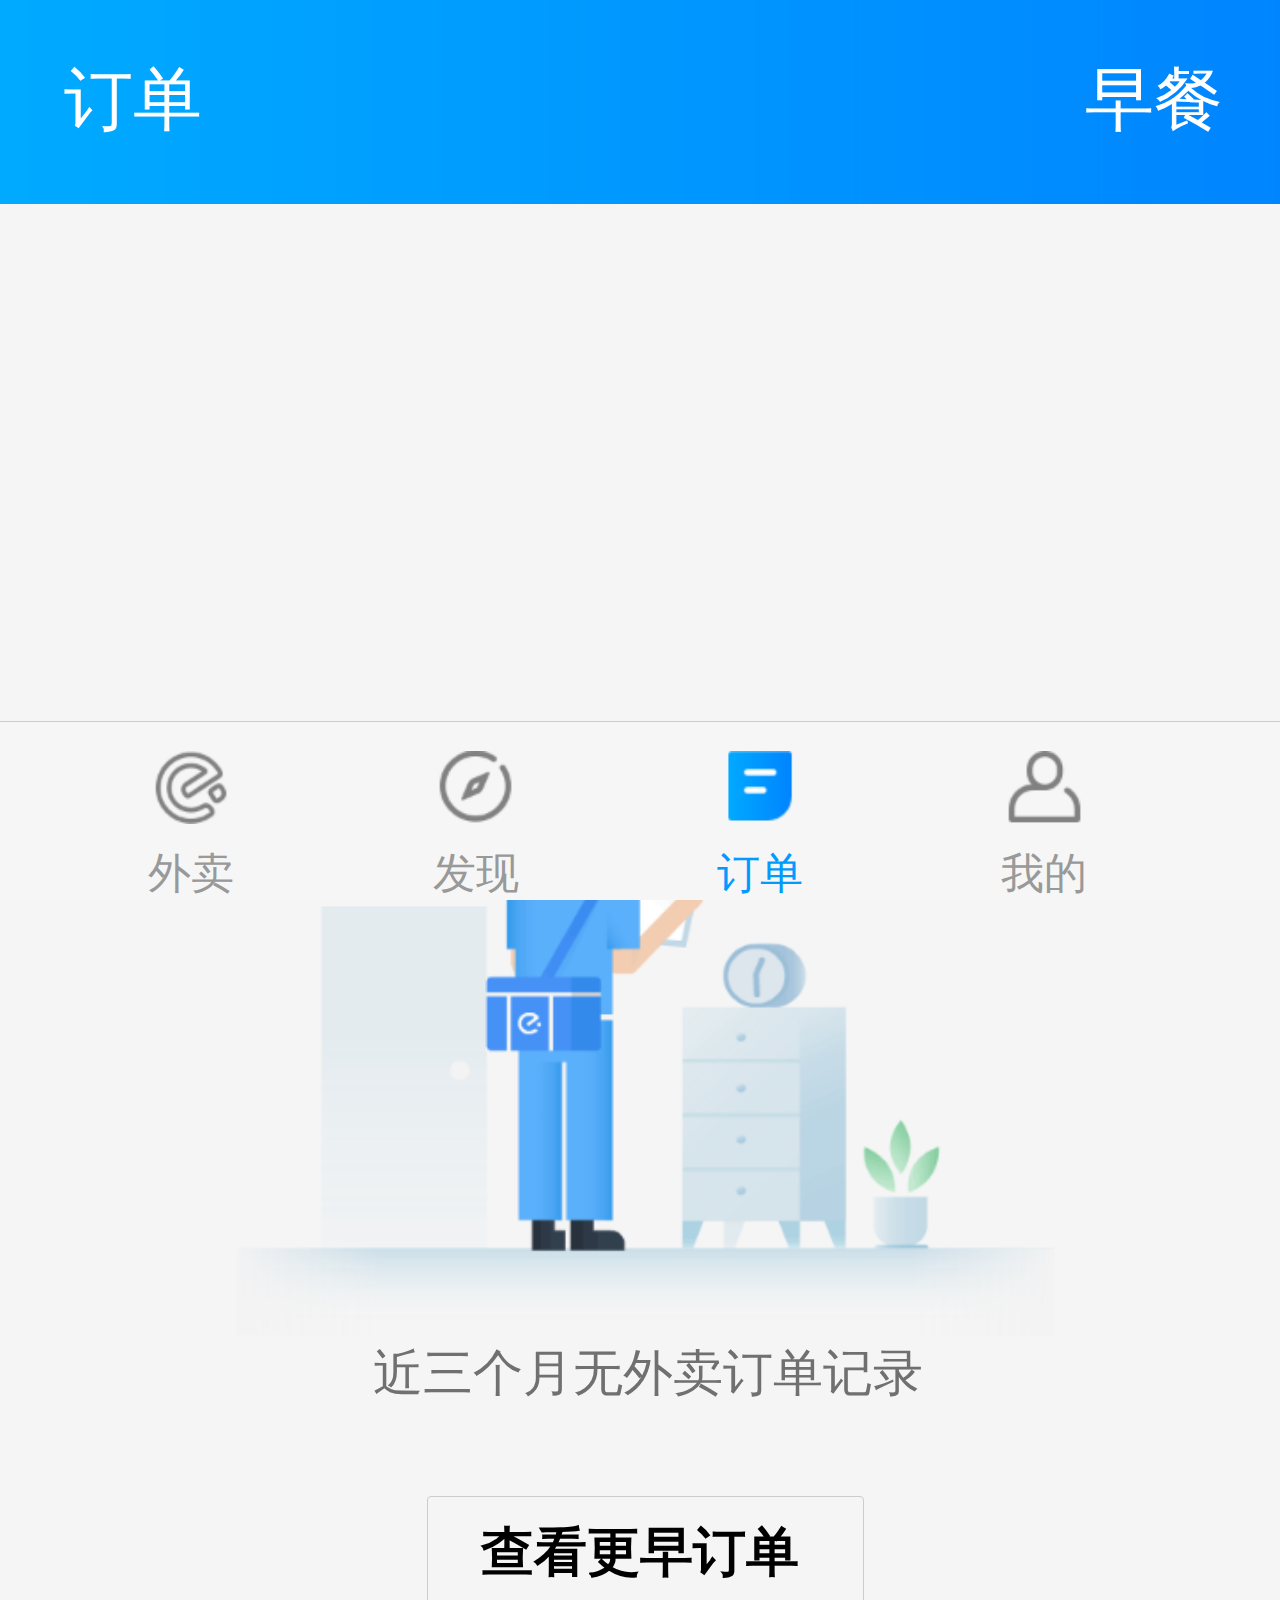
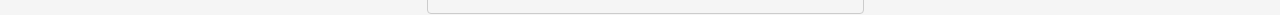
<file: dengluhou.html>
<!DOCTYPE html>
<html>
	<head>
		<meta charset="UTF-8">
		<meta name="viewport" content="initial-scale=1.0, maximum-scale=1.0, user-scalable=no" />
		<link rel="stylesheet" href="css/commen.css" />
		<link rel="stylesheet" href="css/font-awesome.css" />	
		<link rel="stylesheet" href="css/dingdan.css" />
		<title>登录后</title>
	</head>
	<body>
		<div class="index-header">
			<ul>
				<li class="ali">订单</li>
				<li class="bli">早餐</li>
			</ul>
		</div>
		<div class="main">
			<div class="dingdan-one">
				<ul>
					<li>
						<img src="images/dingdan_03.png" />
					</li>
					<li><span>近三个月无外卖订单记录</span></li>
					<li class="cli">
						<p>查看更早订单</p>
					</li>
				</ul>
			</div>
		</div>
		
		
		<div class="footer">
			<ul>
				<li>
					<img src="images/wode_39.png" />
					<p>外卖</p>
				</li>
				<li>
					<img src="images/shouye_93.png" />
					<p>发现 </p>
				</li>
				<li>
					<img src="images/dingdan_07.png" />
					<p>订单</p>
				</li>
				<li>
					<img src="images/shouye_87.png" />
					<p>我的</p>
				</li>
			</ul>
		</div>
	</body>
	<script type="text/javascript" src="js/buju.js" ></script>
	<script type="text/javascript" src="js/jquery-2.1.0.js" ></script>
	<script type="text/javascript" src="js/link.js" ></script>
</html>
</file>
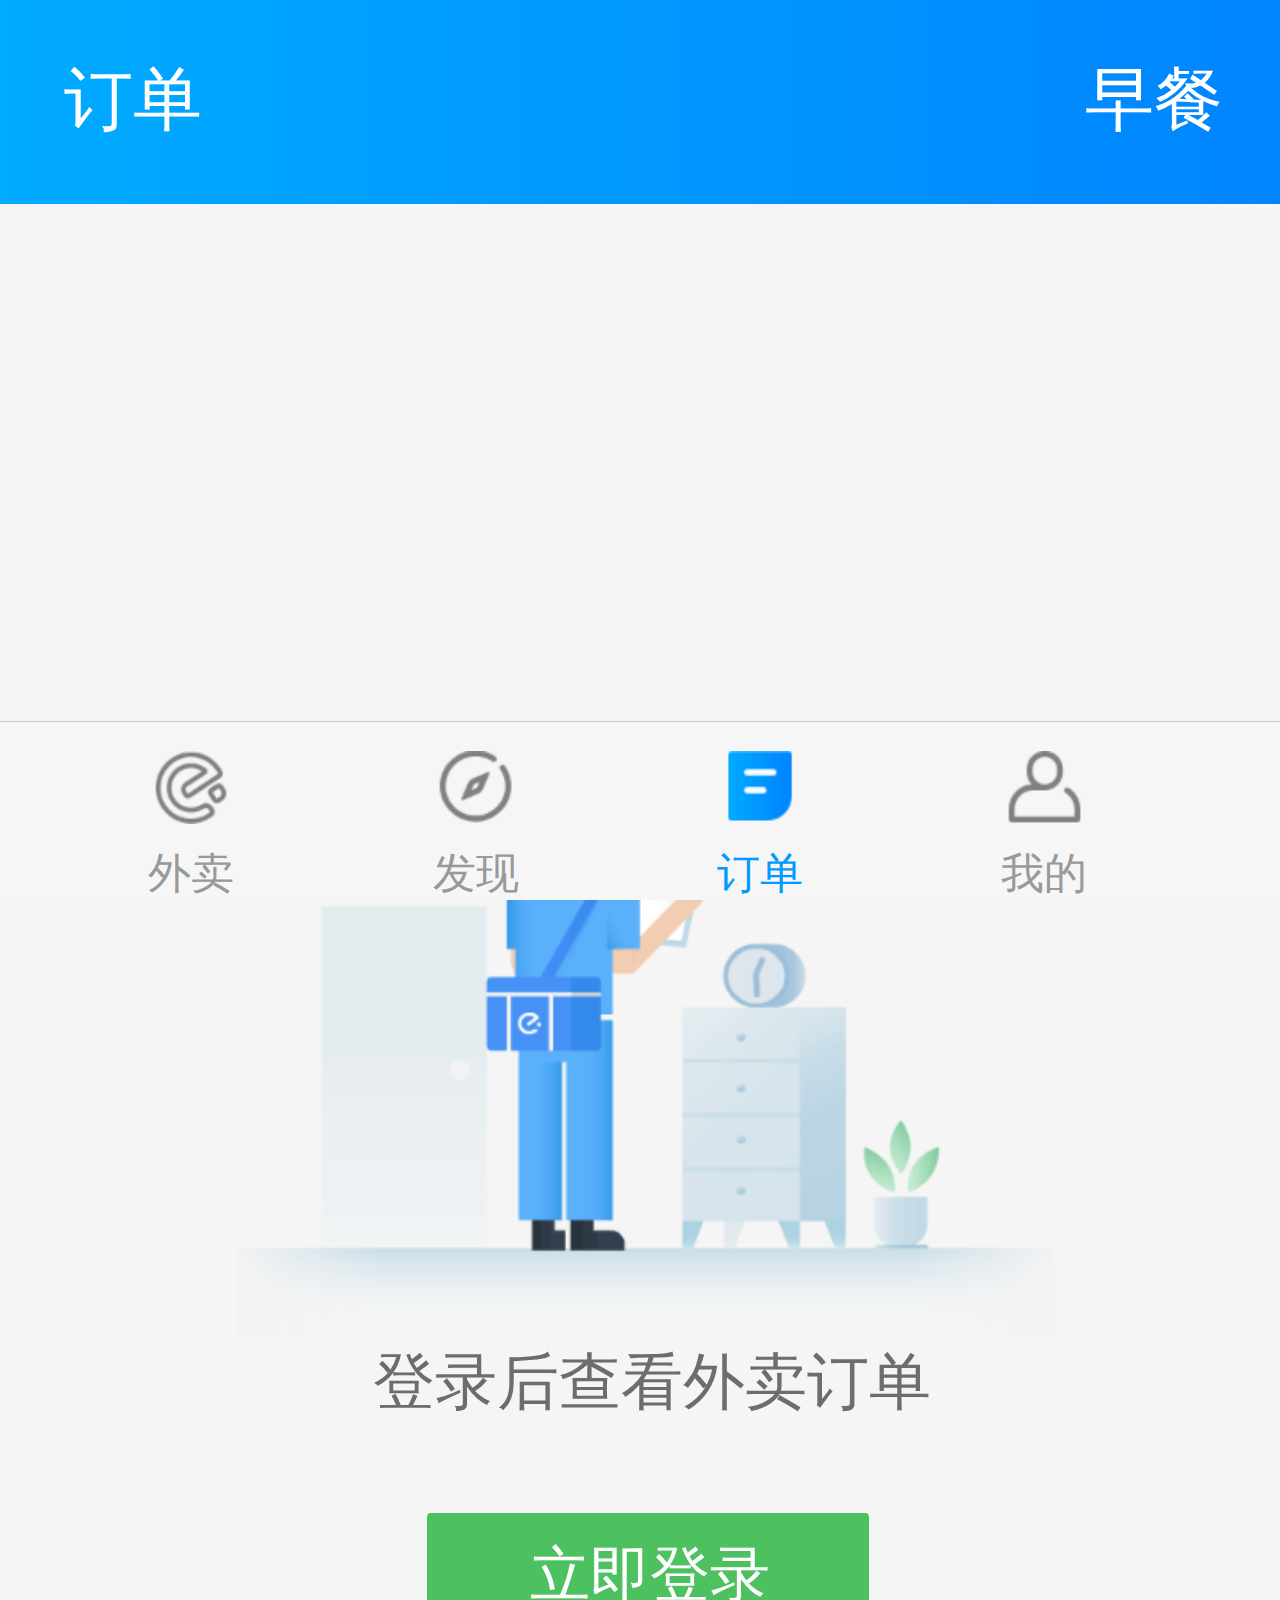
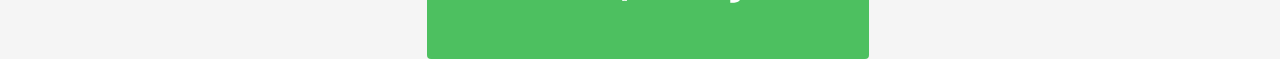
<file: dingdan.html>
<!DOCTYPE html>
<html>
	<head>
		<meta charset="UTF-8">
		<meta name="viewport" content="initial-scale=1.0, maximum-scale=1.0, user-scalable=no" />
		<link rel="stylesheet" href="css/commen.css" />
		<link rel="stylesheet" href="css/font-awesome.css" />	
		<link rel="stylesheet" href="css/dengluhou.css" />
		<title>登录后</title>
	</head>
	<body>
		<div class="index-header">
			<ul>
				<li class="ali">订单</li>
				<li class="bli">早餐</li>
			</ul>
		</div>
		<div class="main">
			<div class="dingdan-one">
				<ul>
					<li>
						<img src="images/dingdan_03.png" />
					</li>
					<li><span>登录后查看外卖订单</span></li>
					<li class="cli denglu">
						<p>立即登录</p>
					</li>
				</ul>
			</div>
		</div>
		
		
		<div class="footer">
			<ul>
				<li>
					<img src="images/wode_39.png" />
					<p>外卖</p>
				</li>
				<li>
					<img src="images/shouye_93.png" />
					<p>发现 </p>
				</li>
				<li>
					<img src="images/dingdan_07.png" />
					<p>订单</p>
				</li>
				<li>
					<img src="images/shouye_87.png" />
					<p>我的</p>
				</li>
			</ul>
		</div>
	</body>
	<script type="text/javascript" src="js/buju.js" ></script>
	<script type="text/javascript" src="js/jquery-2.1.0.js" ></script>
	<script type="text/javascript" src="js/link.js" ></script>
</html>
</file>
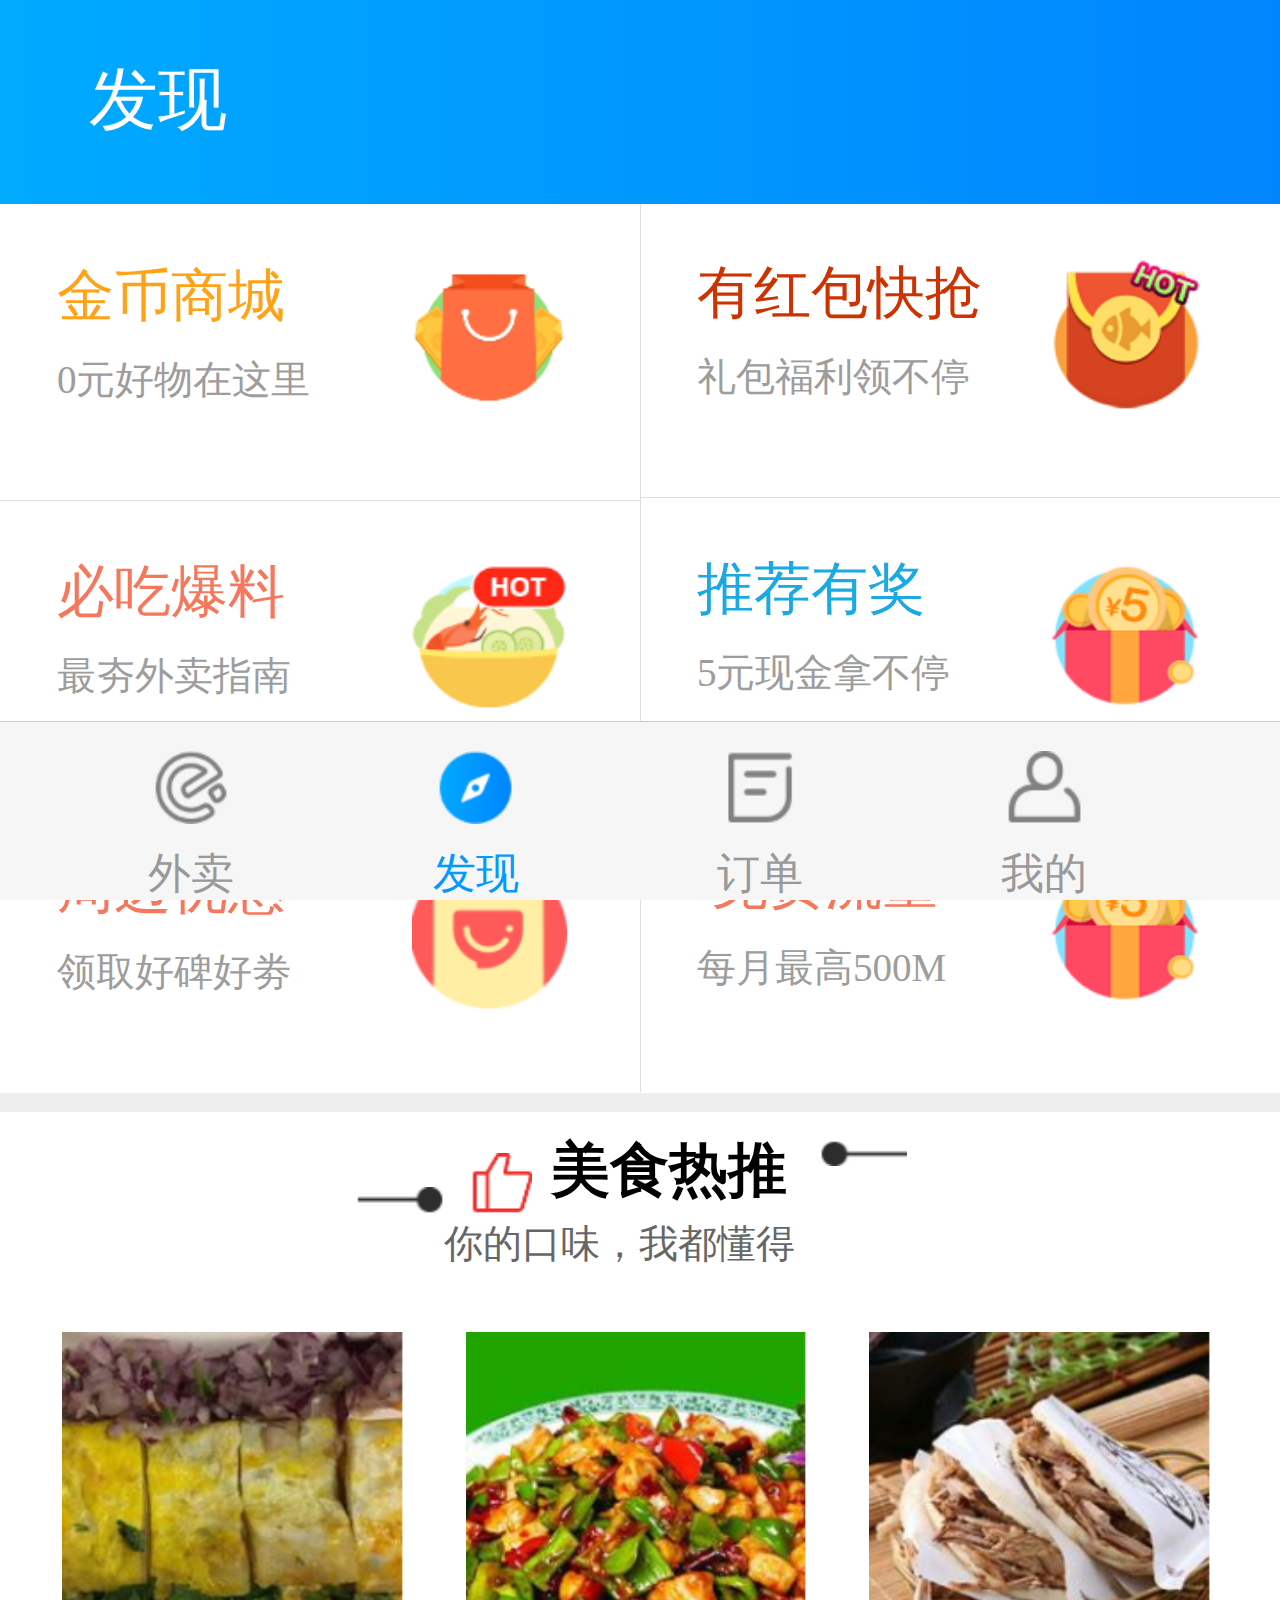
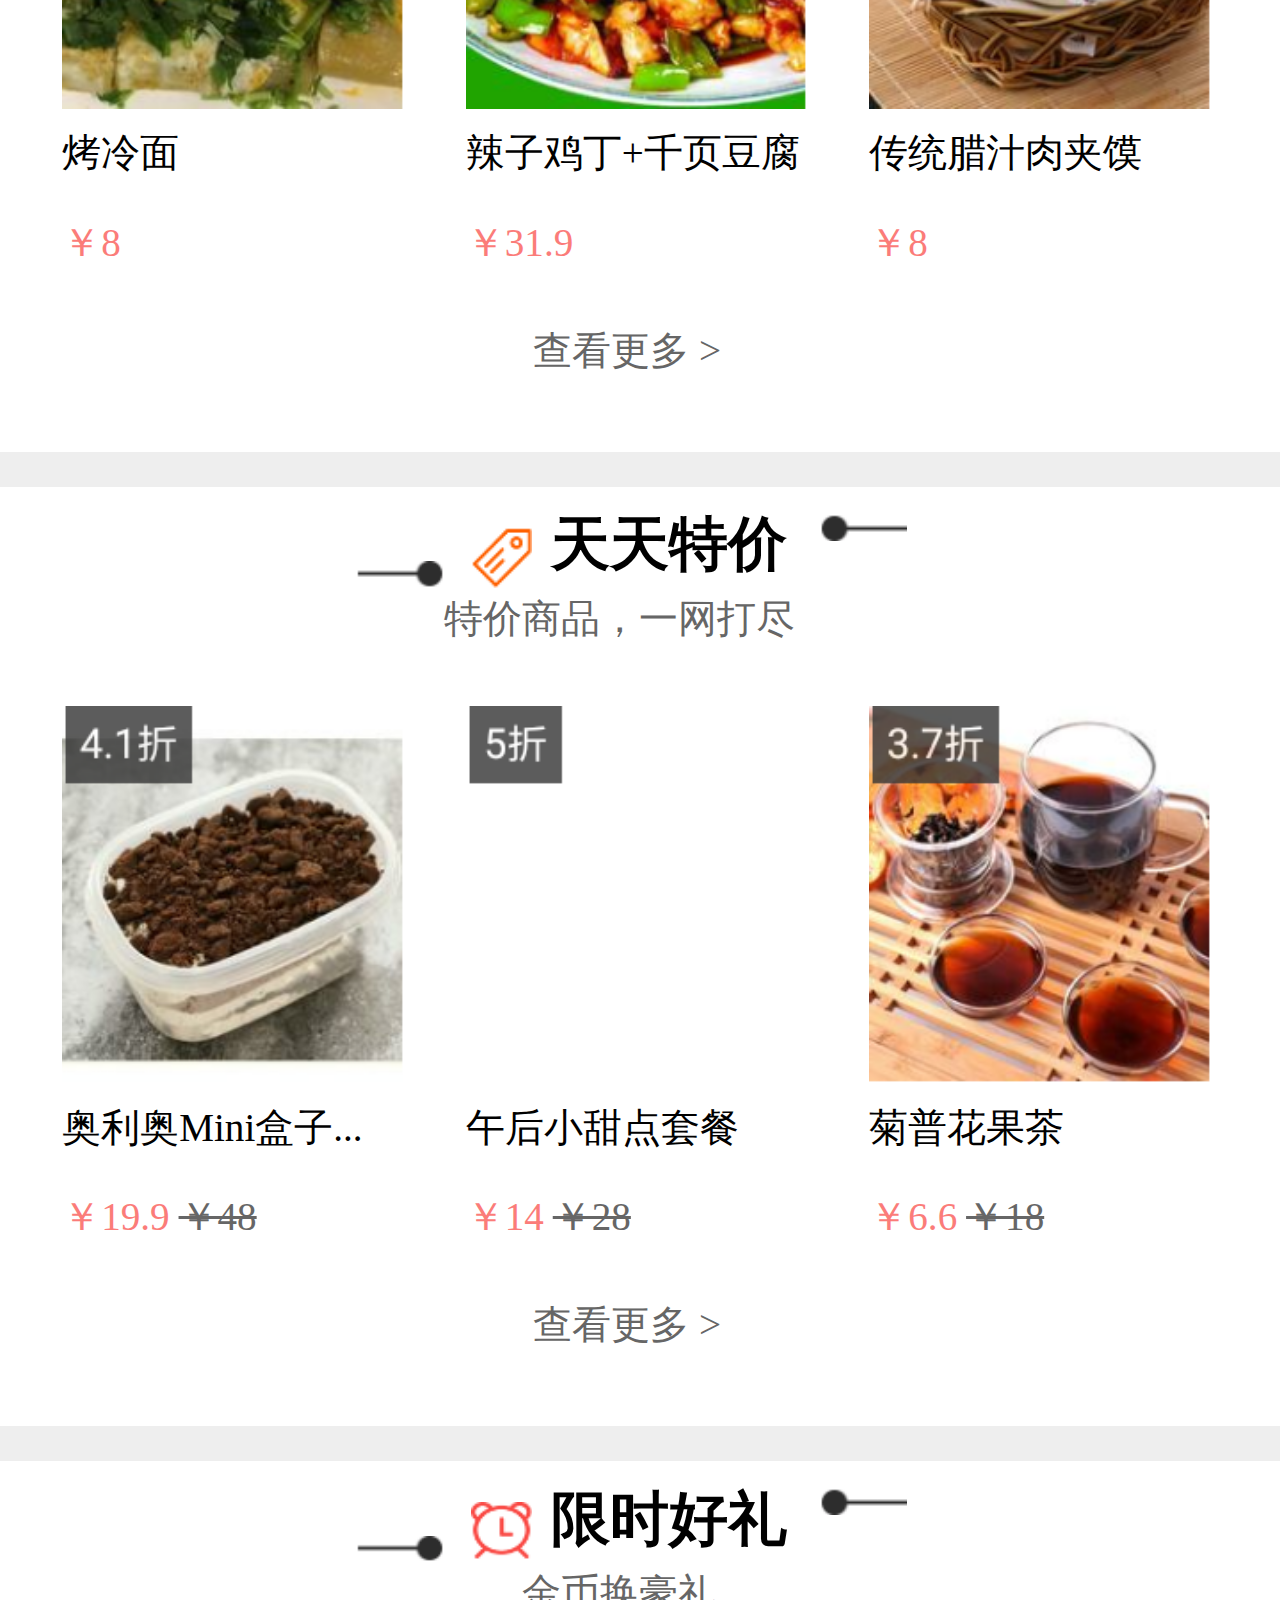
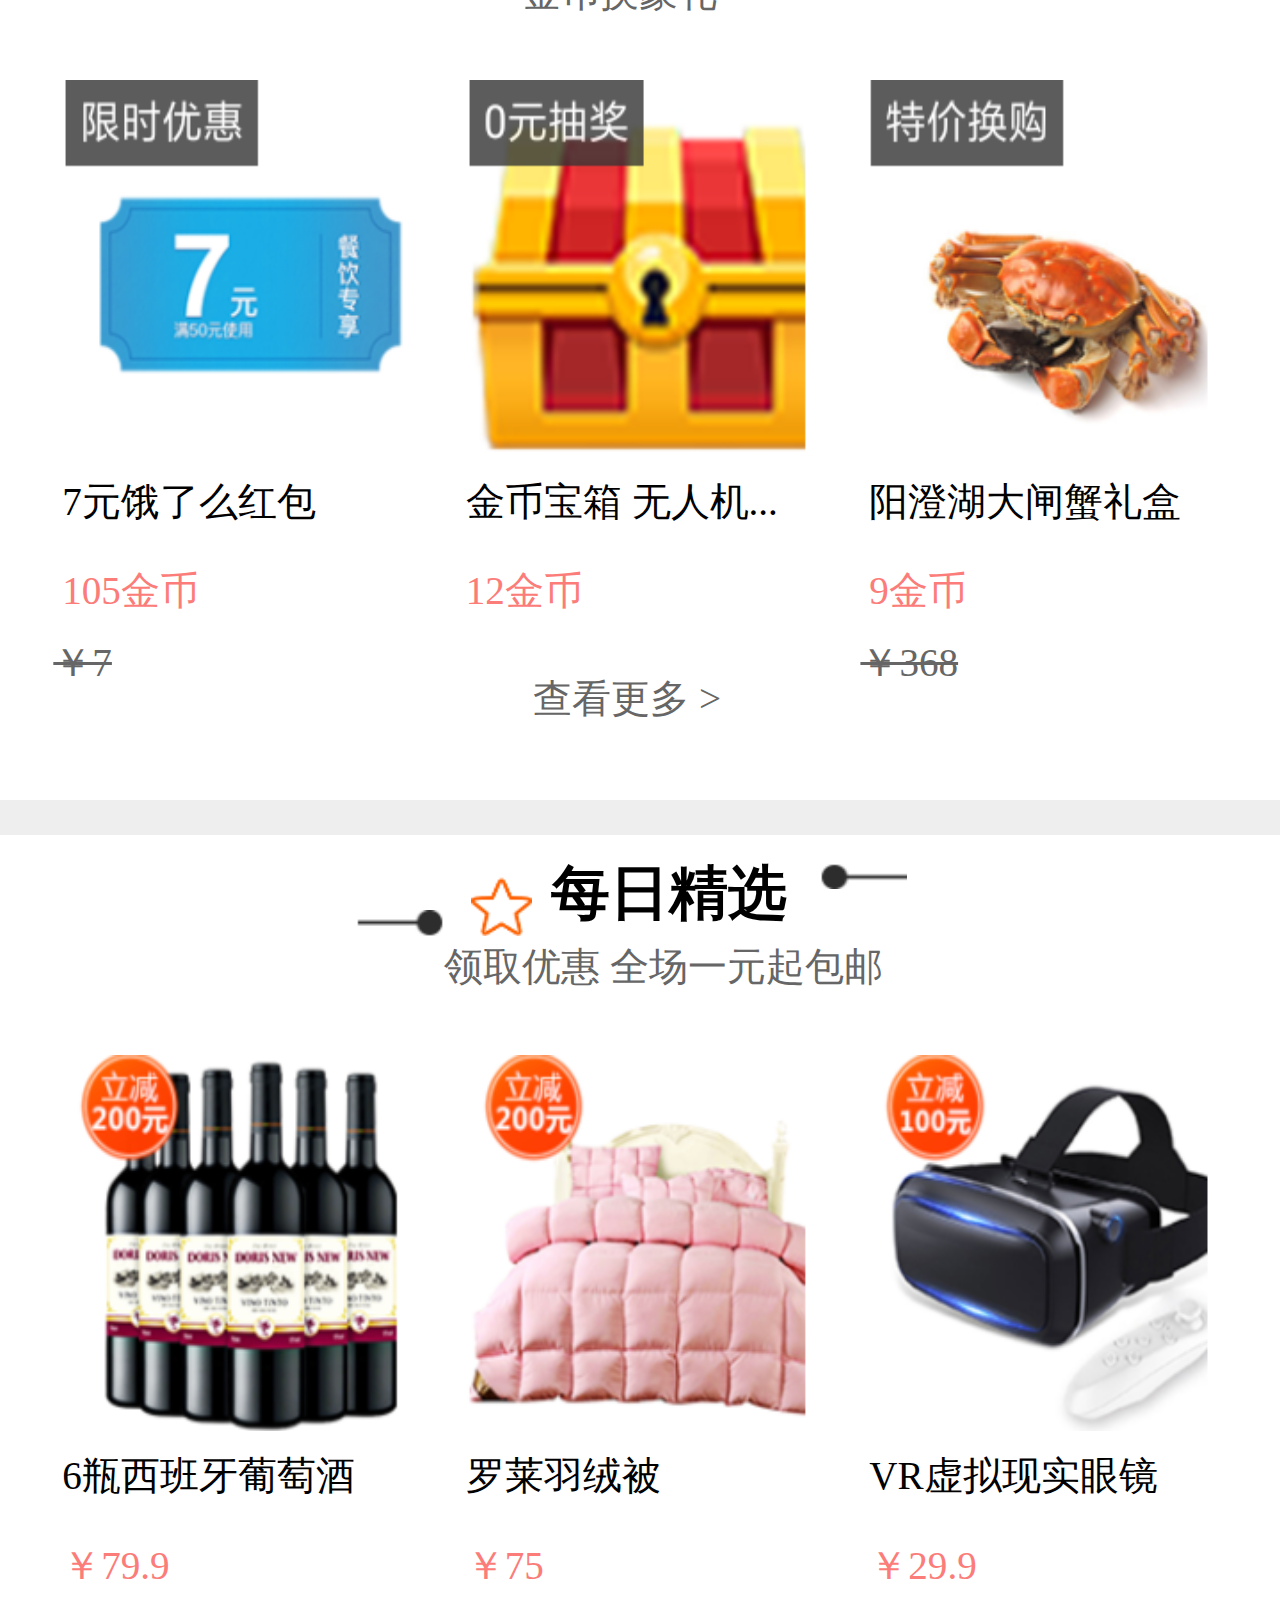
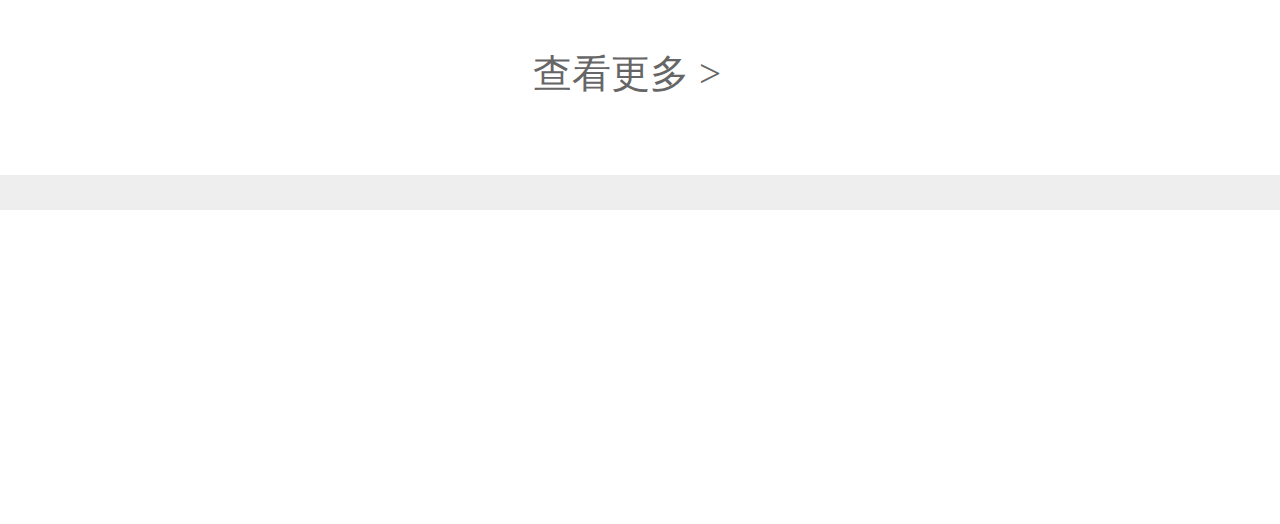
<file: faxian.html>
<!DOCTYPE html>
<html>
	<head>
		<meta charset="UTF-8">
		<meta name="viewport" content="initial-scale=1.0, maximum-scale=1.0, user-scalable=no" />
		<link rel="stylesheet" href="css/commen.css" />
		<link rel="stylesheet" href="css/font-awesome.css" />	
		<link rel="stylesheet" href="css/faxian.css" />
		<title>发现</title>
	</head>
	<body>
		<div class="index-header">
			<ul>
				<li class="ali">发现</li>
			</ul>
		</div>
		<div class="main">
			<div class="faxian-one">
				<ul>
					<li>金币商城</li>
					<li>0元好物在这里</li>
					<li>
						<img src="images/faxian_03.png" />
					</li>
				</ul>
				<ul>
					<li>有红包快抢</li>
					<li>礼包福利领不停</li>
					<li>
						<img src="images/faxian_05.png" />
					</li>
				</ul>
				<ul>
					<li>必吃爆料</li>
					<li>最夯外卖指南</li>
					<li>
						<img src="images/faxian_09.png" />
					</li>
				</ul>
				<ul>
					<li>推荐有奖</li>
					<li>5元现金拿不停</li>
					<li>
						<img src="images/faxian_10.png" />
					</li>
				</ul>
				<ul>
					<li>周边优惠</li>
					<li>领取好碑好劵</li>
					<li>
						<img src="images/faxian_06.png" />
					</li>
				</ul>
				<ul>
					<li>免费流量</li>
					<li>每月最高500M</li>
					<li>
						<img src="images/faxian_10.png" />
					</li>
				</ul>
			</div>
			<div class="faxian-two">
				<ul>
					<li>
						<img src="images/faxian_38.png" />
					</li>
					<li>
						<img src="images/faxian_18.png" />
					</li>
					<li>美食热推</li>
					<li>
						<img src="images/faxian_21.png" />
					</li>
					<li>你的口味，我都懂得</li>
				</ul>
				
			</div>
			<div class="faxian">
			<div class="faxian-three">
				<ul>
					<li>
						<img src="images/faxian_73.png" />
					</li>
					<li>烤冷面</li>
					<li>￥8</li>
				</ul>
			</div>
			</div>
			<div class="faxian">
			<div class="faxian-three">
				<ul>
					<li>
						<img src="images/faxian_28.png" />
					</li>
					<li>辣子鸡丁+千页豆腐</li>
					<li>￥31.9</li>
				</ul>
			</div>
			</div>
			<div class="faxian">
			<div class="faxian-three">
				<ul>
					<li>
						<img src="images/faxian_30.png" />
					</li>
					<li>传统腊汁肉夹馍</li>
					<li>￥8</li>
				</ul>
			</div>
			</div>
			<div class="faxian-four">
				<ul>
					<li>查看更多 ></li>
				</ul>
			</div>
			
			
			<div class="faxian-two">
				<ul>
					<li>
						<img src="images/faxian_38.png" />
					</li>
					<li>
						<img src="images/faxian_36.png" />
					</li>
					<li>天天特价</li>
					<li>
						<img src="images/faxian_21.png" />
					</li>
					<li>特价商品，一网打尽</li>
				</ul>
				
			</div>
			<div class="faxian">
			<div class="faxian-three">
				<ul>
					<li>
						<img src="images/faxian_34.png" />
					</li>
					<li>奥利奥Mini盒子...</li>
					<li>￥19.9<s>￥48</s></li>
				</ul>
			</div>
			</div>
			<div class="faxian">
			<div class="faxian-three">
				<ul>
					<li>
						<img src="images/faxian_44.png" />
					</li>
					<li>午后小甜点套餐</li>
					<li>￥14<s>￥28</s></li>
				</ul>
			</div>
			</div>
			<div class="faxian">
			<div class="faxian-three">
				<ul>
					<li>
						<img src="images/faxian_29.png" />
					</li>
					<li>菊普花果茶</li>
					<li>￥6.6<s>￥18</s></li>
				</ul>
			</div>
			</div>
			<div class="faxian-four">
				<ul>
					<li>查看更多 ></li>
				</ul>
			</div>
			
			<div class="faxian-two">
				<ul>
					<li>
						<img src="images/faxian_38.png" />
					</li>
					<li>
						<img src="images/faxian_50.png" />
					</li>
					<li>限时好礼</li>
					<li>
						<img src="images/faxian_21.png" />
					</li>
					<li>　　金币换豪礼</li>
				</ul>
				
			</div>
			<div class="faxian">
			<div class="faxian-three">
				<ul>
					<li>
						<img src="images/faxian_53.png" />
					</li>
					<li>7元饿了么红包</li>
					<li>105金币</li>
					<li><s>￥7</s></li>
				</ul>
			</div>
			</div>
			<div class="faxian">
			<div class="faxian-three">
				<ul>
					<li>
						<img src="images/faxian_54.png" />
					</li>
					<li>金币宝箱 无人机...</li>
					<li>12金币</li>
				</ul>
			</div>
			</div>
			<div class="faxian">
			<div class="faxian-three">
				<ul>
					<li>
						<img src="images/faxian_56.png" />
					</li>
					<li>阳澄湖大闸蟹礼盒</li>
					<li>9金币</li>
					<li><s>￥368</s></li>
				</ul>
			</div>
			</div>
			<div class="faxian-four">
				<ul>
					<li>查看更多 ></li>
				</ul>
			</div>
			
			
			<div class="faxian-two">
				<ul>
					<li>
						<img src="images/faxian_38.png" />
					</li>
					<li>
						<img src="images/faxian_62.png" />
					</li>
					<li>每日精选</li>
					<li>
						<img src="images/faxian_21.png" />
					</li>
					<li>领取优惠 全场一元起包邮</li>
				</ul>
				
			</div>
			<div class="faxian">
			<div class="faxian-three">
				<ul>
					<li>
						<img src="images/faxian_65.png" />
					</li>
					<li>6瓶西班牙葡萄酒</li>
					<li>￥79.9</li>
				</ul>
			</div>
			</div>
			<div class="faxian">
			<div class="faxian-three">
				<ul>
					<li>
						<img src="images/faxian_66.png" />
					</li>
					<li>罗莱羽绒被</li>
					<li>￥75</li>
				</ul>
			</div>
			</div>
			<div class="faxian">
			<div class="faxian-three">
				<ul>
					<li>
						<img src="images/faxian_67.png" />
					</li>
					<li>VR虚拟现实眼镜</li>
					<li>￥29.9</li>
				</ul>
			</div>
			</div>
			<div class="faxian-four">
				<ul>
					<li>查看更多 ></li>
				</ul>
			</div>
			
			
			
		</div>
		<div class="footer">
			<ul>
				<li>
					<img src="images/wode_39.png" />
					<p>外卖</p>
				</li>
				<li>
					<img src="images/faxian_72.png" />
					<p>发现 </p>
				</li>
				<li>
					<img src="images/shouye_84.png" />
					<p>订单</p>
				</li>
				<li>
					<img src="images/shouye_87.png" />
					<p>我的</p>
				</li>
			</ul>
		</div>
	</body>
	<script type="text/javascript" src="js/buju.js" ></script>
	<script type="text/javascript" src="js/jquery-2.1.0.js" ></script>
	<script type="text/javascript" src="js/link.js" ></script>
</html>
</file>
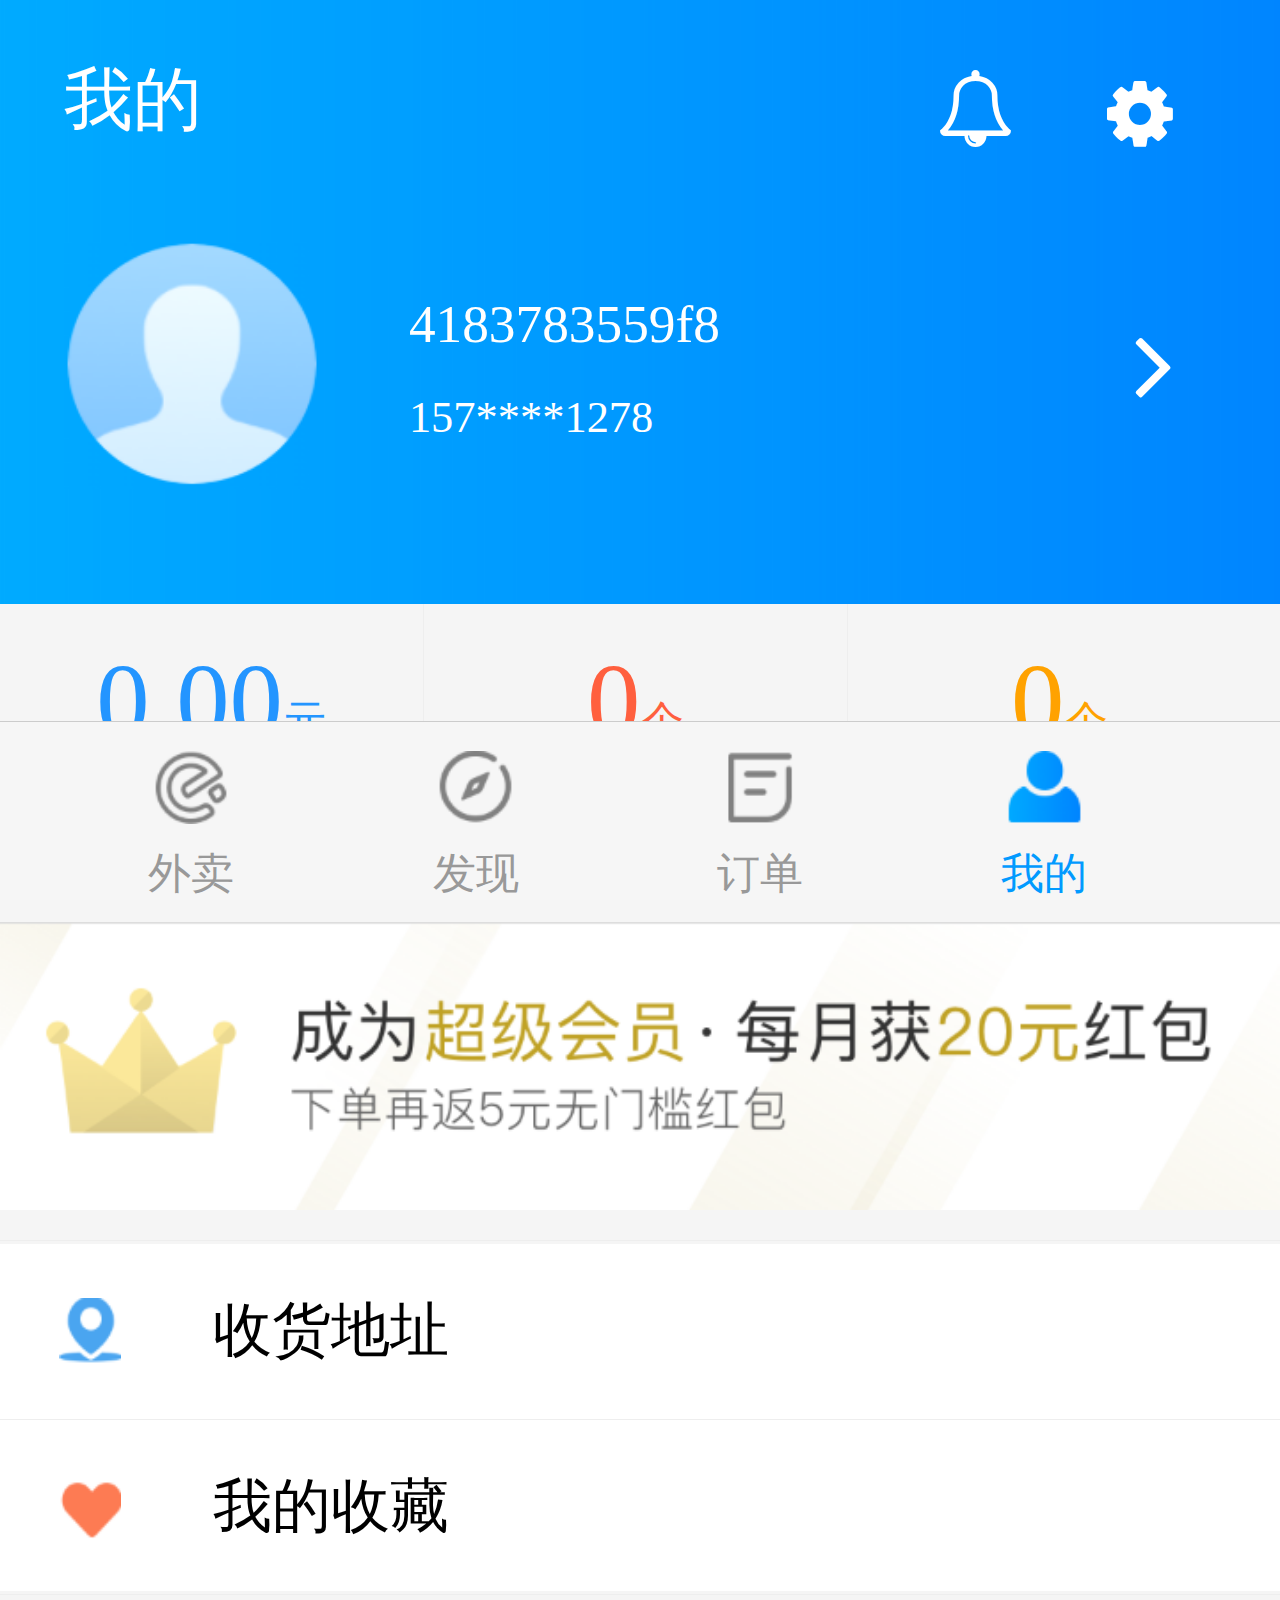
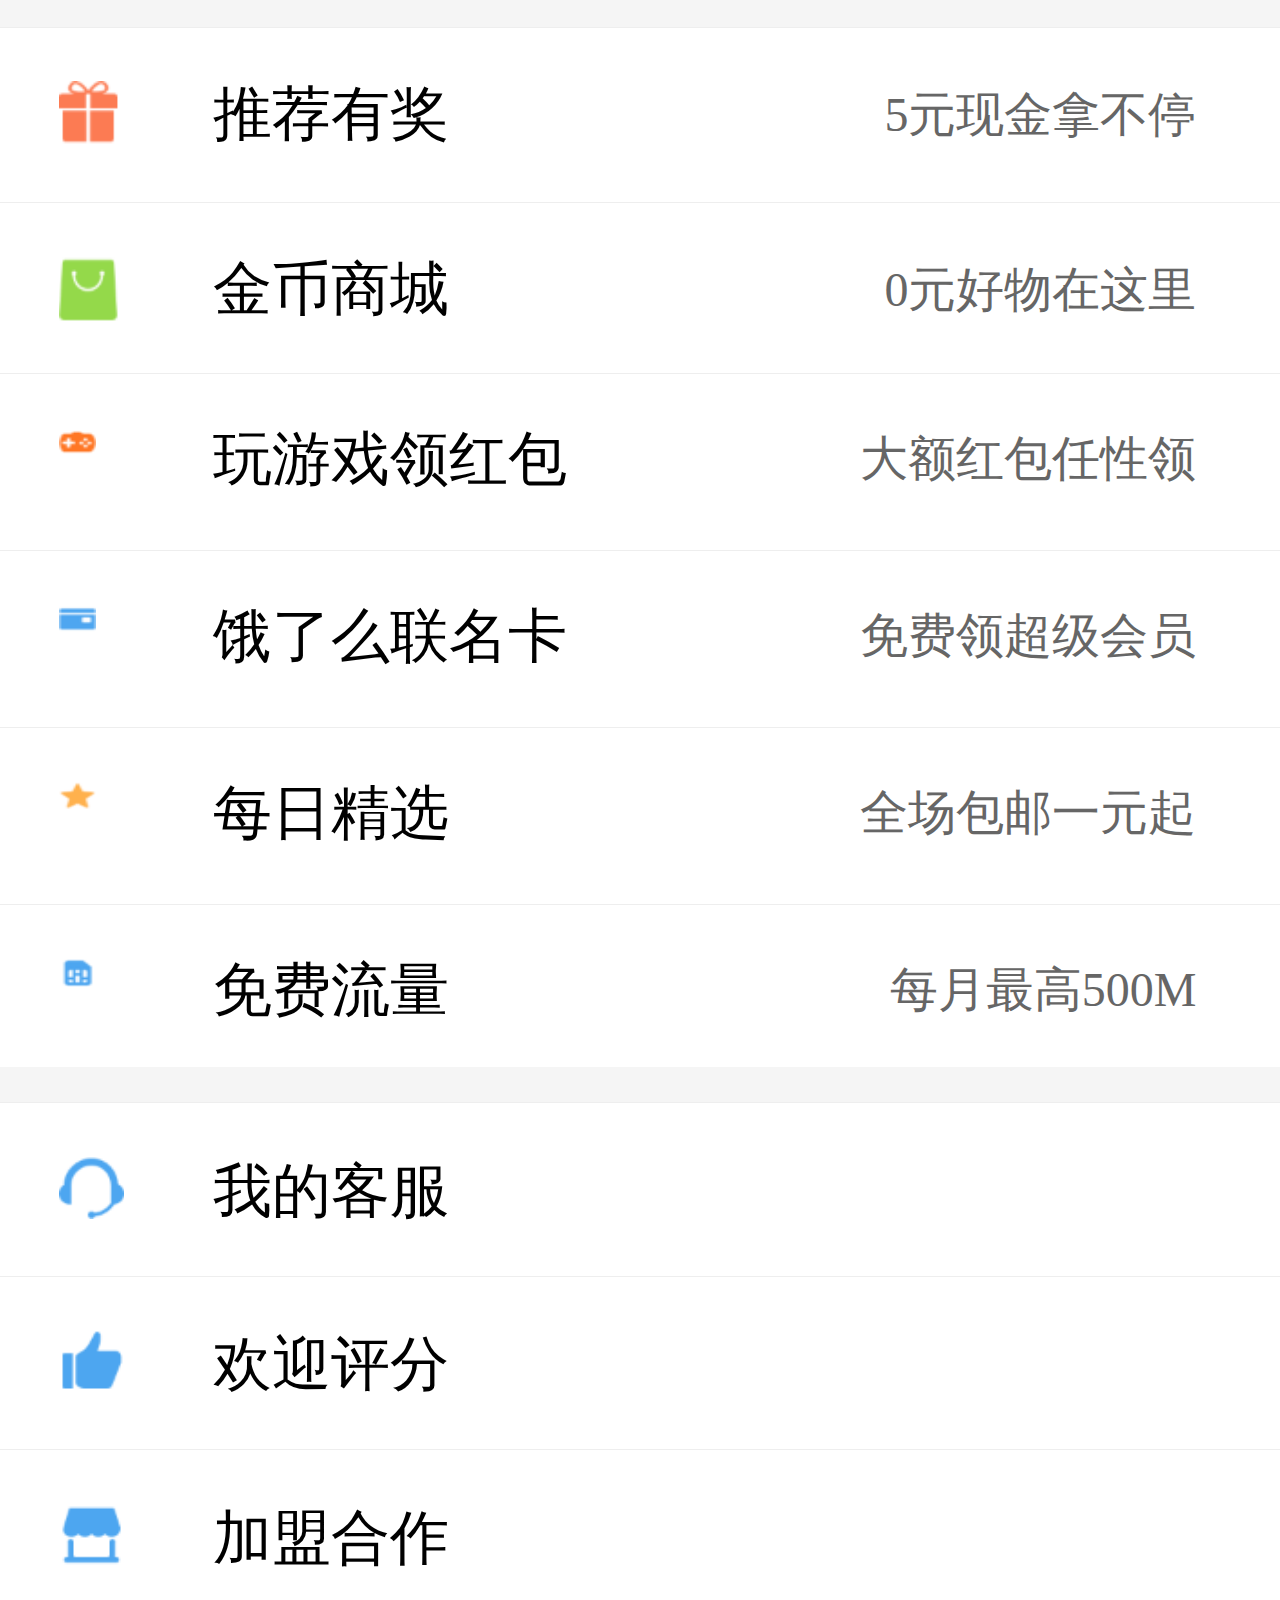
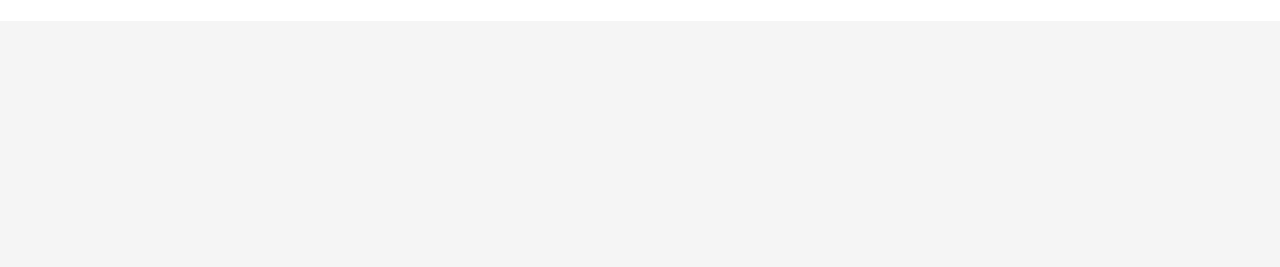
<file: my.html>
<!DOCTYPE html>
<html>
	<head>
		<meta charset="UTF-8">
		<meta name="viewport" content="initial-scale=1.0, maximum-scale=1.0, user-scalable=no" />
		<link rel="stylesheet" href="css/commen.css" />
		<link rel="stylesheet" href="css/font-awesome.css" />	
		<link rel="stylesheet" href="css/my.css" />
		<title>我的</title>
	</head>
	<body>
		<div class="index-header">
			<ul>
				<li class="ali">我的</li>
				<li class="bli">
					<i class="fa fa-bell-o" aria-hidden="true"></i>
				</li>
				<li class="cli">
					<i class="fa fa-cog" aria-hidden="true"></i>
				</li>
			</ul>
			<div class="my-one">
				<ul>
					<li>
						<img src="images/wode_03.png" />
					</li>
					<li><p id="sj">316857587d0</p></li>
					<li><span>157****1278</span></li>
					<li>
						<i class="fa fa-angle-right" aria-hidden="true"></i>
					</li>
				</ul>
			</div>
		</div>
		<div class="main">
			<div class="my-two">
				<ul>
					<li>0.00<span>元</span></li>
					<li>钱包</li>
				</ul>
				<ul>
					<li>0<span>个</span></li>
					<li>优惠</li>
				</ul>
				<ul>
					<li>0<span>个</span></li>
					<li>金币</li>
				</ul>
				<div class="my-three">
				<ul>
					<li>
						<img src="images/wode_02.png" />
					</li>
				</ul>
			</div>
			</div>
			<div class="my-four">
				<ul>
					<li>
						<img src="images/wode_05.png" />
					</li>
					<li>收货地址</li>
				</ul>
				<ul>
					<li>
						<img src="images/wode_14.png" />
					</li>
					<li>我的收藏</li>
				</ul>
			</div>
			<div class="my-five">
				<ul>
					<li>
						<img src="images/wode_17.png" />
					</li>
					<li>推荐有奖</li>
					<li>5元现金拿不停</li>
				</ul>
				<ul>
					<li>
						<img src="images/wode_20.png" />
					</li>
					<li>金币商城</li>
					<li>0元好物在这里</li>
				</ul>
			</div>
			<div class="my-six">
				<ul>
					<li>
						<img src="images/wode_23.png" />
					</li>
					<li>玩游戏领红包</li>
					<li>大额红包任性领</li>
				</ul>
				<ul>
					<li>
						<img src="images/wode_26.png" />
					</li>
					<li>饿了么联名卡</li>
					<li>免费领超级会员</li>
				</ul>
				<ul>
					<li>
						<img src="images/wode_28.png" />
					</li>
					<li>每日精选</li>
					<li>全场包邮一元起</li>
				</ul>
				<ul>
					<li>
						<img src="images/wode_30.png" />
					</li>
					<li>免费流量</li>
					<li>每月最高500M</li>
				</ul>
			</div>
			<div class="my-seven">
				<ul>
					<li>
						<img src="images/wode_32.png" />
					</li>
					<li>我的客服</li>
				</ul>
				<ul>
					<li>
						<img src="images/wode_34.png" />
					</li>
					<li>欢迎评分</li>
				</ul>
				<ul>
					<li>
						<img src="images/wode_36.png" />
					</li>
					<li>加盟合作</li>
				</ul>
			</div>
			
			
				
			
		</div>
		<div class="footer">
			<ul>
				<li>
					<img src="images/wode_39.png" />
					<p>外卖</p>
				</li>
				<li>
					<img src="images/shouye_93.png" />
					<p>发现 </p>
				</li>
				<li>
					<img src="images/shouye_84.png" />
					<p>订单</p>
				</li>
				<li>
					<img src="images/wode_42.png" />
					<p>我的</p>
				</li>
			</ul>
		</div>
	</body>
	<script type="text/javascript" src="js/buju.js" ></script>
	<script type="text/javascript" src="js/jquery-2.1.0.js" ></script>
	<script type="text/javascript" src="js/link.js" ></script>
</html>
</file>
<file: css/commen.css>
body,ol,ul,h1,h2,h3,h4,h5,h6,p,th,td,dl,dd,form,fieldset,legend,input,textarea,select{
			margin:0;
			padding:0;
			
			} 
			/* 0.12rem   在pc 端可换为12px*/
			body{font:0.12rem "宋体","Arial Narrow",HELVETICA;background:#fff;}
			a{color:#172c45;text-decoration:none} 
			a:hover{color:#cd0200;text-decoration:underline} 
			em{font-style:normal}
			li{list-style:none}
			img{border:0;vertical-align:middle} 
			table{border-collapse:collapse;border-spacing:0}
			p{word-wrap:break-word}
			.ind{text-indent:2em} 
			.ind10{text-indent:10px;}
			.noborder{border:0;}
</file>
<file: css/style.css>
body{
	width: 100%;
	font-family: "微软雅黑";
}
.index-header{
	width: 100%;
	height: 0.73rem;
	background-image: url("../images/tou_02.png");
	background-repeat:repeat-y;
	background-size: 100%;
}
.index-header ul:nth-child(1){
	width: 6.62rem;
	height: 0.73rem;
	background-color: #fff;
	margin: 0 auto;
}
.index-header ul li i{
	color: #bbb;
	font-size: 0.32rem;
	margin-left: 1.9rem;
	padding-top: 0.25rem;
}
.index-header ul li:nth-child(2){
	color: #bbb;
	text-align: center;
	margin-top: -0.35rem;
	margin-left: 0.35rem;
	font-size: 0.28rem;
}
.index-header ul:nth-child(2) li:nth-child(1) img{
	width: 100%;
	height: 2.14rem;
}
.swiper-container{
	
	width: 7.2rem;
	
}
.swiper-wrapper{
	width: 100%;
	height: 100%;
}
.div-top{
	margin-top: 2.7rem;
}

.ul-ct{
	width: 7.2rem;
	list-style: none;
	
}
.ul-ct li{
	float: left;
	width: 1.8rem;
	height: 1.8rem;
	font-size: 0.25rem;
	line-height: 0.38rem;
	text-align: center;
	
}
.ul-ct li img{
	margin-top: 0.25rem;
	width: 1.02rem;
	height: 0.85rem;
}
.index-three ul li:nth-child(1){
	
}
.index-three ul li:nth-child(2){
	
}
.index-three ul li:nth-child(3) img{
	width: 6.81rem;
	height: 1.81rem;
	margin-left: 0.2rem;
	margin-bottom: 0.22rem;
}
.index-four{
	width: 6.92rem;
	height: 3.12rem;
}
.index-four ul{
	width: 3.375rem;
	height: 3.13rem;
	background-color: #f9f9f9;
	position: relative;
}
.index-four ul:nth-child(1){
	position: absolute;
	left: 0.18rem;
	
}
.index-four ul:nth-child(1) li:nth-child(1){
	font-size: 0.36rem;
	color: #e92626;
	position: absolute;
	top: 0.25rem;
	left: 0.3rem;
}
.index-four ul:nth-child(1) li:nth-child(2){
	font-size: 0.27rem;
	color: #666;
	position: absolute;
	top: 0.8rem;
	left: 0.3rem;
}
.index-four ul li:nth-child(3) img{
	width: 2.14rem;
	height: 1.5rem;
	position: absolute;
	top: 1.6rem;
	left: 1.2rem;
}
.index-four ul:nth-child(2){
	float: right;
	margin-right: -0.1rem;
}
.index-four ul:nth-child(2) li:nth-child(1){
	font-size: 0.36rem;
	position: absolute;
	top: 0.25rem;
	left: 0.3rem;
}
.index-four ul:nth-child(2) li:nth-child(2){
	font-size: 0.27rem;
	color: #666;
	position: absolute;
	top: 0.8rem;
	left: 0.3rem;
}
.index-four ul:nth-child(2) li:nth-child(4){
	font-size: 0.23rem;
	position: absolute;
	top: 1.2rem;
	left: 0.3rem;
}
.index-five{
	width: 6.83rem;
	height: 2.72rem;
	float: left;
	margin-bottom: 0.2rem;
}
.index-five ul{
	width: 2.25rem;
	height: 2.5rem;
	background-color: #f9f9f9;
	margin-left: 0.14rem;
	margin-top: 0.08rem;
}
.index-five ul li img{
	width: 2.25rem;
	height: 1rem;
	margin-top: 0.18rem;
}
.index-five ul li:nth-child(1){
	font-size: 0.33rem;
	font-weight: bold;
	padding-top: 0.3rem;
	margin-left: 0.3rem;
}
.index-five ul:nth-child(1) li:nth-child(2){
	width: 1.23rem;
	height: 0.34rem;
	border: 1px solid #666;
	text-align: center;
	margin-left: 0.5rem;
	margin-top: 0.1rem;
	border-radius: 0.05rem;
}
.index-five ul:nth-child(2) li:nth-child(2){
	width: 1.58rem;
	height: 0.34rem;
	border: 1px solid #666;
	text-align: center;
	margin-top: 0.1rem;
	border-radius: 0.05rem;
}
.index-five ul:nth-child(3) li:nth-child(2){
	width: 2.14rem;
	height: 0.34rem;
	border: 1px solid #666;
	text-align: center;
	margin-top: 0.1rem;
	border-radius: 0.05rem;
}
.index-five ul li:nth-child(2){
	font-size: 0.22rem;
	color: #666;
	padding-top: 0.05rem;
	margin-left: 0.1rem;
}
.index-five ul:nth-child(1){
	float: left;
}
.index-five ul:nth-child(2){
	float: left;
	margin-left: 0.08rem;
}
.index-five ul:nth-child(3){
	float: right;
	margin-top: -2.5rem;
	margin-right: -0.2rem;
}
.index-six ul{
	height: 2rem;
	margin-top: 2.75rem;
	border-bottom: 0.22rem  solid #EEEEEE;
	border-top: 0.22rem  solid #EEEEEE;
}
.index-six  ul li:nth-child(1) img{
	width: 0.47rem;
	height: 0.38rem;
	float: left;
	margin-top: 0.26rem;
	margin-left: 0.4rem;
}
.index-six  ul li:nth-child(2){
	font-size: 0.35rem;
	color: #ddd;
	float: left;
	margin-top: 0.2rem;
	margin-left: 0.1rem;
}
.index-six  ul li:nth-child(3) img{
	width: 0.87rem;
	height: 0.23rem;
	margin-top: 0.35rem;
	margin-left: 0.1rem;
}
.index-six  ul li:nth-child(4){
	font-size: 0.37rem;
	font-weight: bold;
	margin-top: 0.2rem;
	margin-left: 0.4rem;
}
.index-six  ul li:nth-child(5){
	color: #ff6049;
	font-size: 0.2rem;	
	float: left;
	margin-top: 0.1rem;
	margin-left: 0.4rem;
	width: 1.15rem;
	height: 0.4rem;
	border: 1px solid #ff6049;
	border-radius: 0.05rem;
	text-align: center;
}
.index-six  ul li:nth-child(6){
	color: #ff6049;
	font-size: 0.2rem;
	margin-top: 0.1rem;
	margin-left: 1.7rem;
	width: 1.15rem;
	height: 0.4rem;
	border: 1px solid #ff6049;
	border-radius: 0.05rem;
	text-align: center;
}
.index-six  ul li:nth-child(7) img{
	width: 1.7rem;
	height: 1.7rem;
	float: right;
	margin-top: -1.6rem;
	margin-right: 0.5rem;
}
.index-seven{
	height: 3.2rem;
	border-bottom: 0.22rem solid #EEEEEE;
}
.index-seven ul:nth-child(1) li:nth-child(1){
	color: #ab7d42;
	font-size: 0.32rem;
	font-weight: bold;
	margin-top: 0.3rem;
	margin-left: 0.23rem;
}
.index-seven ul:nth-child(1) li:nth-child(2){
	color: #999;
	font-size: 0.23rem;
	float: right;
	margin-top: -0.4rem;
	margin-right: 0.23rem;
}
.index-seven ul li img{
	width: 1.21rem;
	height: 1.21rem;
	margin-left: 0.42rem;
	margin-top: 0.2rem;
}
.index-seven ul li:nth-child(2){
	font-size: 0.26rem;
	margin-left: 0.6rem;
	margin-top: 0.1rem;
}
.index-seven ul li:nth-child(3){
	font-size: 0.25rem;
	margin-left: 0.5rem;
	margin-top: 0.15rem;
	color: #0dafff;
	width: 1.15rem;
	height: 0.38rem;
	border: 1px solid #0DAFFF;
	border-radius: 0.03rem;
	text-align: center;
}
.index-seven ul:nth-child(2){
	float: left;
}
.index-seven ul:nth-child(3){
	float: left;
}
.index-seven ul:nth-child(4){
	float: left;
}
.index-seven ul:nth-child(5){
	float: left;
}
.index{
	height: 78rem;
}
.index-eight{
	height: 3.5rem;
	border-bottom: 1px solid #eee;
}
.index-eight ul:nth-child(2){
	width: 5.37rem;
	height: 1.55rem;
	margin-left: 1.63rem;
	border-bottom: 1px solid #eee;
}
.index-eight ul:nth-child(1) li:nth-child(1){
	font-size: 0.32rem;
	font-weight: bold;
	margin-top: 0.3rem;
	margin-left: 0.23rem;
}
.index-eight ul:nth-child(1) li:nth-child(2) img{
	width: 1.23rem;
	height: 1.23rem;
	float: left;
	margin-left: 0.2rem;
	margin-top: 0.35rem;
}
.index-eight ul:nth-child(1) li:nth-child(1) img{
	width: 1.23rem;
	height: 1.23rem;
	float: left;
}
.index-eight ul:nth-child(2) li:nth-child(1){
	font-size:0.35rem;
	font-weight: bold;
	margin-left: 0.06rem;
	margin-top: 0.35rem;
}
.index-eight ul:nth-child(2) li:nth-child(2){
	color: #999999;
	width: 0.32rem;
	height: 0.32rem;
	border: 1px solid #999;
	float: right;
	text-align: center;
	border-radius: 0.03rem;
	margin-top: -0.4rem;
}
.index-eight ul:nth-child(2) li:nth-child(3) img{
	width: 1.16rem;
	height: 0.2rem;
	margin-top: 0.2rem;
}
.index-eight ul:nth-child(2) li:nth-child(4){
	color: #666;
	margin-top: -0.25rem;
	margin-left: 1.3rem;
}
.index-eight ul:nth-child(2) li:nth-child(5){
	color: #666;
	margin-top: 0.1rem;
}
.index-eight ul:nth-child(2) li:nth-child(6){
	color: #999999;
	float: right;
	margin-top: -0.3rem;
}
.index-eight ul .jian{
	color: #FFFFFF;
	width: 0.32rem;
	height: 0.32rem;
	background-color: #f07373;
	border-radius: 0.03rem;
	text-align: center;
	margin-top: 0.09rem;
	margin-left: 1.6rem;
}
.index-eight ul .jian-one{
	color: #666;
	margin-left: 0.6rem;
	margin-top: -0.3rem;
	margin-left: 2rem;
}
.index-eight ul .shou-one{
	color: #666;
	margin-left: 2rem;
	margin-top: -0.3rem;
}
.index-eight ul .shou{
	color: #FFFFFF;
	width: 0.32rem;
	height: 0.32rem;
	background-color: #70bc46;
	border-radius: 0.03rem;
	text-align: center;
	margin-left: 1.6rem;
	margin-top: 0.2rem;
}
.index-eight ul .zeng{
	color: #FFFFFF;
	width: 0.32rem;
	height: 0.32rem;
	background-color: #3cc791;
	border-radius: 0.03rem;
	text-align: center;
	margin-left: 1.6rem;
	margin-top: 0.2rem;
}
.index-eight ul .te{
	color: #FFFFFF;
	width: 0.32rem;
	height: 0.32rem;
	background-color: #f1884f;
	border-radius: 0.03rem;
	text-align: center;
	margin-left: 1.6rem;
	margin-top: 0.2rem;
}
.index-eight ul:nth-child(4){
	width: 5.44rem;
	height: 0.88rem;
	border-top: 1px solid #eee;
	margin-left: 1.63rem;
	margin-top: 0.2rem;
}
.index-eight ul:nth-child(4) li:nth-child(1) img{
	width: 0.23rem;
	height: 0.25rem;
	margin-top: 0.3rem;
}
.index-eight ul:nth-child(4) li:nth-child(2){
	color: #666;
	margin-left: 0.35rem;
	margin-top: -0.28rem;
}
.index-eight ul .huodong{
	color: #999;
	margin-top: -0.3rem;
	margin-right: 0.4rem;
	float: right;
}
.index-eight ul i{
	color: #999;
	float: right;
	margin-top: -0.3rem;
	margin-right: 0.2rem;
}



.index-nine{
	height: 3.5rem;
	margin-top: 0.3rem;
	border-bottom: 1px solid #eee;
}
.index-nine ul:nth-child(2){
	width: 5.37rem;
	height: 1.55rem;
	margin-left: 1.63rem;
	border-bottom: 1px solid #eee;
}
.index-nine ul:nth-child(1) li:nth-child(2){
	font-size: 0.32rem;
	font-weight: bold;
	margin-top: 0.3rem;
	margin-left: 0.23rem;
}
.index-nine ul:nth-child(1) li:nth-child(1) img{
	width: 1.23rem;
	height: 1.23rem;
	float: left;
	margin-left: 0.2rem;
}
.index-nine ul .pinpai{
	width: 0.56rem;
	height: 0.31rem;
	background-color: #ffea1d;
	color: #6f3f15;
	font-size: 0.2rem;
	text-align: center;
}
.index-nine ul:nth-child(2) li:nth-child(2){
	font-size:0.35rem;
	font-weight: bold;
	margin-left: 0.7rem;
	margin-top: -0.38rem;
}
.index-nine ul:nth-child(2) li:nth-child(3){
	color: #999999;
	width: 0.32rem;
	height: 0.32rem;
	border: 1px solid #999;
	float: right;
	text-align: center;
	border-radius: 0.03rem;
	margin-right: 0.5rem;
	margin-top: -0.4rem;
}
.index-nine ul:nth-child(2) li:nth-child(4){
	color: #999999;
	width: 0.32rem;
	height: 0.32rem;
	border: 1px solid #999;
	float: right;
	text-align: center;
	border-radius: 0.03rem;
	margin-top: -0.4rem;
}
.index-nine ul:nth-child(2) li:nth-child(5) img{
	width: 1.16rem;
	height: 0.2rem;
	margin-top: 0.2rem;
}
.index-nine ul:nth-child(2) li:nth-child(6){
	color: #666;
	margin-top: -0.23rem;
	margin-left: 1.3rem;
}
.index-nine ul .zhunshi{
	color: #70baff;
	width: 0.76rem;
	height: 0.35rem;
	border: 1px solid #70BAFF;
	text-align: center;
	border-radius: 0.05rem;
	float: right;
	margin-right: 1.3rem;
	margin-top: -0.3rem;
}
.index-nine ul .fengniao{
	color: #fff;
	width: 1rem;
	height: 0.38rem;
	background-color:#70BAFF;
	text-align: center;
	border-radius: 0.05rem;
	float: right;
	margin-right: -2.1rem;
	margin-top: -0.3rem;
}
.index-nine ul:nth-child(2) li:nth-child(9){
	color: #666;
	margin-top: 0.2rem;
}
.index-nine ul:nth-child(2) li:nth-child(10){
	color: #999999;
	float: right;
	margin-top: -0.3rem;
}
.index-nine ul .jian{
	color: #FFFFFF;
	width: 0.32rem;
	height: 0.32rem;
	background-color: #f07373;
	border-radius: 0.03rem;
	text-align: center;
	margin-top: 0.1rem;
	margin-left: 1.6rem;
}
.index-nine ul .jian-one{
	color: #666;
	margin-left: 0.6rem;
	margin-top: -0.3rem;
	margin-left: 2rem;
}
.index-nine ul .shou-one{
	color: #666;
	margin-left: 2rem;
	margin-top: -0.3rem;
}
.index-nine ul .shou{
	color: #FFFFFF;
	width: 0.32rem;
	height: 0.32rem;
	background-color: #70bc46;
	border-radius: 0.03rem;
	text-align: center;
	margin-left: 1.6rem;
	margin-top: 0.12rem;
}
.index-nine ul .huodong{
	color: #999;
	margin-top: -0.3rem;
	margin-right: 0.4rem;
	float: right;
}
.index-nine ul i{
	color: #999;
	float: right;
	margin-top: -0.3rem;
	margin-right: 0.2rem;
}
.index-nine ul:nth-child(4){
	width: 5.44rem;
	height: 0.88rem;
	border-top: 1px solid #eee;
	margin-left: 1.63rem;
	margin-top: 0.2rem;
}
.index-nine ul:nth-child(4) li:nth-child(1) img{
	width: 0.23rem;
	height: 0.25rem;
	margin-top: 0.3rem;
}
.index-nine ul:nth-child(4) li:nth-child(2){
	color: #666;
	margin-left: 0.35rem;
	margin-top: -0.28rem;
}





.footer{
	width: 100%;
	height: 1rem;
	position: fixed;
	bottom: 0;
	z-index: 10;
	text-align: center;
	background: #f6f6f6;
	border-top: 1px solid #ccc;
}
.footer img{
	width: 0.42rem;
	height: 0.41rem;
	margin-top: 0.16rem;
}
.footer p{
	color: #999999;
	font-size: 0.24rem;
	margin-top: 0.12rem;
}
.footer ul li{
	width: 1.05rem;
	margin-left: 0.55rem;
	float: left;
}
.footer ul li:nth-child(1) p{
	color: #019aff;
}
</file>
<file: css/denglu.css>
body{
	background: #f5f5f5;
	font-family: "微软雅黑";
}
.index-header{
	width: 100%;
	height: 1.15rem;
	background-image: url("../images/tou_02.png");
	background-repeat:repeat-y;
	background-size:100% ;
}
.index-header ul li i{
	color: #FFFFFF;
	font-size: 0.4rem;
	position: absolute;
	top: 0.38rem;
	left: 0.4rem;
}
.ali{
	color: #fff;
	font-size: 0.39rem;
	position: absolute;
	top: 0.3rem;
	left: 1.46rem;
}
.bli{
	color: #fff;
	font-size: 0.39rem;
	margin-right: 0.32rem;
	margin-top: 0.3rem;
	float: right;
}
.main{
	border-top:0.28rem solid #F5F5F5;
}
.denglu-one{
	height: 0.92rem;
	/*margin-top: 0.28rem;*/
	background: #fff;
	/*border-top: 1px solid #f5f5f5;*/
	border-bottom: 1px solid #f5f5f5;
}
.main .denglu-one ul li:nth-child(1){
	color: #019AFF;
	font-size: 0.5rem;
	margin-left: 0.27rem;
	float: left;
	margin-top: 0.1rem;
}
.main .denglu-one ul li span{
	color: #6D6D6D;
	font-size: 0.32rem;
	float: left;
	margin-top: 0.2rem;
}
.cli{
	width: 2.03rem;
	height: 0.8rem;
	border-radius: 3px;
	float: right;
	background-color: #d5d4d2;
	text-align: center;
	margin-top: 0.06rem;
	margin-right: 0.25rem;
}
.cli p{
	font-size: 0.33rem;
	color: #fff;
	float: right;
	margin-right: 0.15rem;
	margin-top: 0.15rem;
}
.denglu-two ul li{
	width: 6.51rem;
	height: 0.67rem;
	font-size: 0.3rem;
	color: #666;	
	margin: 0 auto;
	margin-top: 0.38rem;
}
.denglu-three ul li{
	width: 6.51rem;
	height: 0.95rem;
	background: #4DC060;
	border-radius: 3px;
	margin: 0 auto;
	margin-top: 0.56rem;
}
.denglu-three ul li p{
	color: #fff;
	font-size: 0.42rem;
	text-align: center;
	padding-top: 0.2rem;
}
.denglu-four ul li:nth-child(1){
	color: #ccc;
	position: fixed;
	bottom: 2.58rem;
	left: 2.21rem;
}
.denglu-four ul li:nth-child(2){
	color: #ccc;
	font-size: 0.3rem;
	position: fixed;
	bottom: 2.58rem;
	left: 3rem;
}
.denglu-four ul li:nth-child(3){
	color: #ccc;
	position: fixed;
	bottom: 2.58rem;
	left: 4.7rem;
}



.footer-one{
	width: 100%;
	height: 1rem;
	position: fixed;
	bottom: 1rem;
	z-index: 10;
	text-align: center;
}
.footer-one img{
	width: 0.86rem;
	height: 0.82rem;
	margin-top: 0.16rem;
}
.footer-one p{
	color: #999999;
	font-size: 0.24rem;
	margin-top: 0.12rem;
}
.footer-one ul li{
	width: 1.05rem;
	margin-left: 0.55rem;
	float: left;
}
</file>
<file: css/dingdan.css>
body{
	background: #f5f5f5;
	font-family: "微软雅黑";
}
.index-header{
	width: 100%;
	height: 1.15rem;
	background-image: url("../images/tou_02.png");
	background-repeat:repeat-y;
	background-size: 100%;
}
.ali{
	color: #fff;
	font-size: 0.39rem;
	position: absolute;
	top: 0.3rem;
	left: 0.36rem;
}
.bli{
	color: #fff;
	font-size: 0.39rem;
	margin-right: 0.32rem;
	margin-top: 0.3rem;
	float: right;
}
.main{
	background: #f5f5f5;
}
.main .dingdan-one img{
	width: 4.70rem;
	height: 3.24rem;
	margin-top: 3.15rem;
	margin-left: 1.28rem;
}
.main .dingdan-one ul li span{
	color: #707070;
	font-size: 0.28rem;
	margin-left: 2.1rem;
}
.cli{
	width: 2.45rem;
	height: 0.65rem;
	border: 1px solid #ccc;
	position: relative;
	border-radius: 4px;
	margin-top: 0.5rem;
	margin-left: 2.4rem;
	line-height: 0.7rem;
}
.cli p{
	font-size: 0.3rem;
	font-weight: bold;
	position: absolute;
	text-align: center;	
	margin-top: -0.04rem;
	margin-left: 0.3rem;
}
.footer{
	width: 100%;
	height: 1rem;
	position: fixed;
	bottom: 0;
	z-index: 10;
	text-align: center;
	background: #f6f6f6;
	border-top: 1px solid #ccc;
}
.footer img{
	width: 0.42rem;
	height: 0.41rem;
	margin-top: 0.16rem;
}
.footer p{
	color: #999999;
	font-size: 0.24rem;
	margin-top: 0.12rem;
}
.footer ul li{
	width: 1.05rem;
	margin-left: 0.55rem;
	float: left;
}
.footer ul li:nth-child(3) p{
	color: #019aff;
}
</file>
<file: css/dengluhou.css>
body{
	background: #f5f5f5;
	font-family: "微软雅黑";
}
.index-header{
	width: 100%;
	height: 1.15rem;
	background-image: url("../images/tou_02.png");
	background-repeat:repeat-y;
	background-size: 100%;
}
.ali{
	color: #fff;
	font-size: 0.39rem;
	position: absolute;
	top: 0.3rem;
	left: 0.36rem;
}
.bli{
	color: #fff;
	font-size: 0.39rem;
	margin-right: 0.32rem;
	margin-top: 0.3rem;
	float: right;
}
.main{
	background: #f5f5f5;
}
.main .dingdan-one img{
	width: 4.70rem;
	height: 3.24rem;
	margin-top: 3.15rem;
	margin-left: 1.28rem;
}
.main .dingdan-one ul li span{
	color: #6d6d6d;
	font-size: 0.35rem;
	margin-left: 2.1rem;
}
.cli{
	width: 2.49rem;
	height: 0.82rem;
	position: relative;
	border-radius: 4px;
	margin-top: 0.5rem;
	margin-left: 2.4rem;
	line-height: 0.7rem;
	background: #4dc060;
}
.cli p{
	font-size: 0.34rem;
	position: absolute;
	text-align: center;	
	color: #fff;
	margin-left: 0.58rem;
}
.footer{
	width: 100%;
	height: 1rem;
	position: fixed;
	bottom: 0;
	z-index: 10;
	text-align: center;
	background: #f6f6f6;
	border-top: 1px solid #ccc;
}
.footer img{
	width: 0.42rem;
	height: 0.41rem;
	margin-top: 0.16rem;
}
.footer p{
	color: #999999;
	font-size: 0.24rem;
	margin-top: 0.12rem;
}
.footer ul li{
	width: 1.05rem;
	margin-left: 0.55rem;
	float: left;
}
.footer ul li:nth-child(3) p{
	color: #019aff;
}
</file>
<file: css/faxian.css>
body{
	/*background: #f5f5f5;*/
	font-family: "微软雅黑";
}
.index-header{
	width: 100%;
	height: 1.15rem;
	background-image: url("../images/tou_02.png");
	background-repeat:repeat-y;
	background-size: 100%;
}
.ali{
	color: #fff;
	font-size: 0.39rem;
	position: absolute;
	top: 0.3rem;
	left: 0.5rem;
}
.main{
	width: 100%;
	height: 28.8rem;
}
.faxian-one{
	height: 5rem;
	border-bottom: 0.11rem solid #eeeeee;
}
.faxian-one ul{
	width: 3.6rem;
	height: 1.66rem;
	border-bottom: 1px solid #ddd;
	border-right: 1px solid #ddd;
}
.faxian-one ul li img{
	width: 0.87rem;
	height: 0.89rem; 
	margin-top: -0.9rem;
	margin-left: 2.32rem;
}
.faxian-one ul li:nth-child(2){
	font-size: 0.22rem;
	color: #9d9d9d;
	padding-top: 0.1rem;
	margin-left: 0.32rem;
}
.faxian-one ul:nth-child(1) li:nth-child(1){
	font-size: 0.32rem;
	color: #ffa216;
	padding-top: 0.3rem;
	margin-left: 0.32rem;
}
.faxian-one ul:nth-child(2){
	float: right;
	margin-top: -1.68rem;
	border-right: none;
}
.faxian-one ul:nth-child(4){
	float: right;
	margin-top: -1.68rem;
	border-right: none;
}
.faxian-one ul:nth-child(5){
	border-bottom: none;
}
.faxian-one ul:nth-child(6){
	float: right;
	margin-top: -1.68rem;
	border-right: none;
	border-bottom: none;
}
.faxian-one ul:nth-child(2) li:nth-child(1){
	font-size: 0.32rem;
	color: #cc3300;
	padding-top: 0.3rem;
	margin-left: 0.32rem;
}
.faxian-one ul:nth-child(3) li:nth-child(1){
	font-size: 0.32rem;
	color: #f5785d;
	padding-top: 0.3rem;
	margin-left: 0.32rem;
}
.faxian-one ul:nth-child(4) li:nth-child(1){
	font-size: 0.32rem;
	color: #1ba9e1;
	padding-top: 0.3rem;
	margin-left: 0.32rem;
}
.faxian-one ul:nth-child(5) li:nth-child(1){
	font-size: 0.32rem;
	color: #f5785d;
	padding-top: 0.3rem;
	margin-left: 0.32rem;
}
.faxian-one ul:nth-child(6) li:nth-child(1){
	font-size: 0.32rem;
	color: #f5785d;
	padding-top: 0.3rem;
	margin-left: 0.4rem;
}
.faxian-two ul li:nth-child(3){
	font-size: 0.33rem;
	font-weight: bold;
	margin-top: -0.6rem;
	margin-left: 3.1rem;
}
.faxian-two ul li:nth-child(1) img{
	width: 0.5rem;
	height: 0.15rem;
	padding-top: 0.42rem;
	margin-left: 2rem;
}
.faxian-two ul li:nth-child(4) img{
	width: 0.5rem;
	height: 0.15rem;
	margin-top: -0.8rem;
	margin-left: 4.6rem;
}
.faxian-two ul li:nth-child(2) img{
	width: 0.34rem;
	height: 0.34rem;
	margin-top: -0.5rem;
	margin-left:2.65rem;
}
.faxian-two ul li:nth-child(5){
	font-size: 0.22rem;
	color: #666666;
	margin-top: -0.1rem;
	margin-left: 2.5rem;
}
.faxian{
	height: 3.05rem;
	float: left;
}
.faxian-three ul li img{
	width: 1.92rem;
	height: 2.12rem;
	margin-left: 0.35rem;
	margin-top: 0.34rem;
}
.faxian-three ul li:nth-child(2){
	font-size: 0.22rem;
	margin-left: 0.35rem;
	margin-top: 0.1rem;
}
.faxian-three ul li:nth-child(3){
	font-size: 0.22rem;
	color: #fb7c79;
	margin-top: 0.2rem;
	margin-left: 0.35rem;
}
.faxian-three ul li:nth-child(3) s{
	font-size: 0.22rem;
	color: #666;
	margin-top: 0.2rem;
	margin-left: 0.05rem;
}
.faxian-three ul li:nth-child(4){
	font-size: 0.22rem;
	color: #666;
	margin-top: 0.1rem;
	margin-left: 0.3rem;
}
.faxian-four ul{
	height: 1.09rem;
	margin-top: 3.3rem;
	border-bottom: 0.2rem solid #eeeeee;
}
.faxian-four ul li{
	font-size: 0.22rem;
	color: #666;
	float: left;
	margin-left: 3rem;
	margin-top: 0.37rem;
}
.footer{
	width: 100%;
	height: 1rem;
	position: fixed;
	bottom: 0;
	z-index: 10;
	text-align: center;
	background: #f6f6f6;
	border-top: 1px solid #ccc;
}
.footer img{
	width: 0.42rem;
	height: 0.41rem;
	margin-top: 0.16rem;
}
.footer p{
	color: #999999;
	font-size: 0.24rem;
	margin-top: 0.12rem;
}
.footer ul li{
	width: 1.05rem;
	margin-left: 0.55rem;
	float: left;
}
.footer ul li:nth-child(2) p{
	color: #019aff;
}
</file>
<file: css/my.css>
body{
	background: #f5f5f5;
	font-family: "微软雅黑";
}
.index-header{
	width: 100%;
	height: 3.4rem;
	background-image: url("../images/tou_02.png");
	background-repeat:repeat-y;
	background-size:100% ;
}
.ali{
	color: #fff;
	font-size: 0.39rem;
	position: absolute;
	top: 0.3rem;
	left: 0.36rem;
}
.bli i{
	color: #fff;
	font-size: 0.43rem;
	margin-right:1.5rem;
	margin-top: 0.4rem;
	float: right;
}
.cli i{
	color: #fff;
	font-size: 0.43rem;
	margin-left: 4.5rem;
	margin-top: -0.4rem;
	margin-right: 0.6rem;
	float: right;
}
.my-one{
	height: 19.5rem;
}
.my-one img{
	width: 1.44rem;
	height: 1.39rem;
	margin-top: 0.5rem;
	margin-left: 0.36rem;
	position: relative;
	/*float: left;*/
}
.my-one ul li p{
	color: #FFFFFF;
	font-size: 0.3rem;
	margin-left: 2.3rem;
	margin-top: -1.1rem;
	float: left;
}
.my-one ul li span{
	color: #FFFFFF;
	font-size: 0.25rem;
	position: absolute;
	left: 2.3rem;
	top: 2.2rem;
}
.my-one ul li i{
	color: #fff;
	font-size: 0.6rem;
	margin-right: 0.6rem;
	margin-top: -1rem;
	float: right;
}
.my-two{
	height: 1.62rem;
}
.my-two ul{
	width: 2.38rem;
	height: 1.62rem;
	text-align: center;
	float: left;
	border-bottom: 1px solid #EEEEEE;
	border-right: 1px solid #eee;
}
.my-two ul li:nth-child(2){
	color: #666;
	font-size: 0.25rem;
}
.my-two ul:nth-child(1) li:nth-child(1){
	color: #2395ff;
	font-size: 0.6rem;
	margin-top: 0.2rem;
}
.my-two ul:nth-child(1) li:nth-child(1) span{
	color: #2395ff;
	font-size: 0.25rem;
	margin-top: 0.2rem;
}
.my-two ul:nth-child(2) li:nth-child(1){
	color: #ff5f3e;
	font-size: 0.6rem;
	margin-top: 0.2rem;
}
.my-two ul:nth-child(2) li:nth-child(1) span{
	color: #ff5f3e;
	font-size: 0.25rem;
	margin-top: 0.2rem;
}
.my-two ul:nth-child(3){
	border-right: none;
}
.my-two ul:nth-child(3) li:nth-child(1){
	color: #ffa200;
	font-size: 0.6rem;
	margin-top: 0.2rem;
}
.my-two ul:nth-child(3) li:nth-child(1) span{
	color: #ffa200;
	font-size: 0.25rem;
	margin-top: 0.2rem;
}
.my-three ul{
	width: 100%;
	height: 1.95rem;
}
.my-three ul li img{
	width: 100%;
	height: 1.62rem;
	margin-top: -0.04rem;
}
.my-four{
	height: 1.95rem;
	background: #fff;
	margin-top: 1.98rem;
}
.my-four ul{
	height: 0.98rem;
	border-bottom: 1px solid #eee;
}
.my-four ul li img{
	width: 0.35rem;
	height: 0.37rem;
	margin-top: 0.3rem;
	margin-left: 0.33rem;
}
.my-four ul li:nth-child(2){
	font-size: 0.33rem;
	margin-left: 1.2rem;
	margin-top: -0.4rem;
}
.my-five{
	height: 1.95rem;
	background: #fff;
	margin-top: 0.2rem;
}
.my-five ul{
	height: 0.98rem;
	border-top: 1px solid #eee;
}
.my-five ul li img{
	width: 0.35rem;
	height: 0.37rem;
	margin-top: 0.3rem;
	margin-left: 0.33rem;
}
.my-five ul li:nth-child(2){
	font-size: 0.33rem;
	margin-left: 1.2rem;
	margin-top: -0.4rem;
}
.my-five ul li:nth-child(3){
	float: right;
	font-size: 0.27rem;
	color: #666;
	margin-right: 0.47rem;
	margin-top: -0.4rem;
}
.my-six{
	height: 3.9rem;
	background: #fff;
}
.my-six ul{
	height: 0.99rem;
	border-top: 1px solid #eee;
}
.my-six ul li img{
	width: 0.21rem;
	height: 0.16rem;
	margin-top: 0.3rem;
	margin-left: 0.33rem;
}
.my-six ul li:nth-child(2){
	font-size: 0.33rem;
	margin-left: 1.2rem;
	margin-top: -0.2rem;
}
.my-six ul li:nth-child(3){
	float: right;
	font-size: 0.27rem;
	color: #666;
	margin-right: 0.47rem;
	margin-top: -0.4rem;
}
.my-seven{
	height: 2.92rem;
	background: #fff;
	margin-top: 0.2rem;
}
.my-seven ul{
	height: 0.97rem;
	border-top: 1px solid #eee;
}
.my-seven ul li img{
	width: 0.37rem;
	height: 0.35rem;
	margin-top: 0.3rem;
	margin-left: 0.33rem;
}
.my-seven ul li:nth-child(2){
	font-size: 0.33rem;
	margin-left: 1.2rem;
	margin-top: -0.37rem;
}
.footer{
	width: 100%;
	height: 1rem;
	position: fixed;
	bottom: 0;
	z-index: 10;
	text-align: center;
	background: #f6f6f6;
	border-top: 1px solid #ccc;
}
.footer img{
	width: 0.42rem;
	height: 0.41rem;
	margin-top: 0.16rem;
}
.footer p{
	color: #999999;
	font-size: 0.24rem;
	margin-top: 0.12rem;
}
.footer ul li{
	width: 1.05rem;
	margin-left: 0.55rem;
	float: left;
}
.footer ul li:nth-child(4) p{
	color: #019aff;
}
</file>
